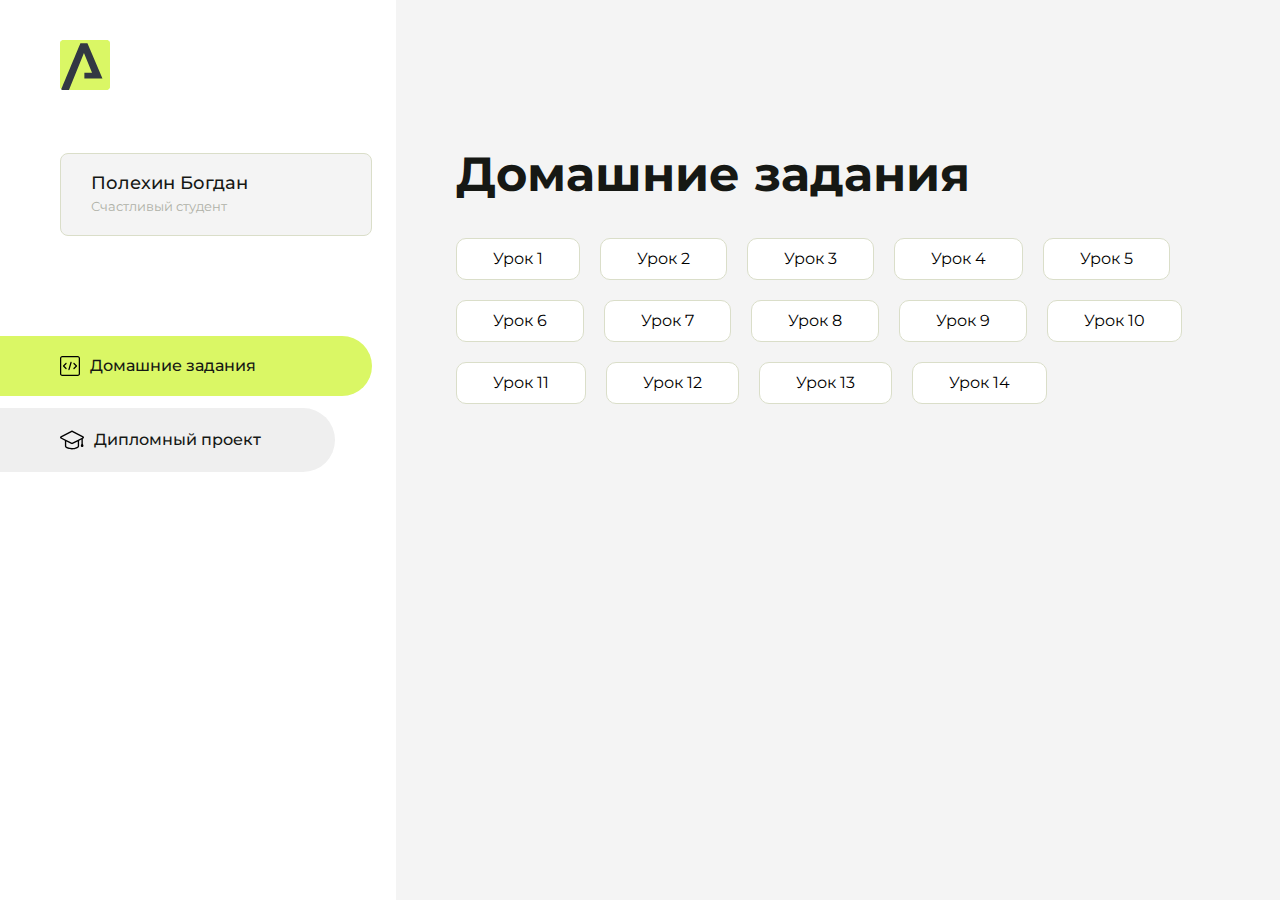
<file: index.html>
<!DOCTYPE html>
<html lang="en">
<head>
    <meta charset="UTF-8">
    <meta name="viewport" content="width=device-width, initial-scale=1.0">
    <title>Домашняя работа</title>
    <link rel="shortcut icon" href="src/logo.ico" type="image/x-icon">
    <link rel="preconnect" href="https://fonts.googleapis.com">
    <link rel="preconnect" href="https://fonts.gstatic.com" crossorigin>
    <link href="https://fonts.googleapis.com/css2?family=Montserrat:wght@400;500;700&family=Rubik:wght@500&display=swap"
          rel="stylesheet">
    <link rel="stylesheet" href="src/style.css">
</head>
<body id="body">
<div class="overlay" id="overlay"></div>
<div class="layout">
    <div class="burger" id="burger">
        <svg viewBox="0 0 24 24" fill="none" xmlns="http://www.w3.org/2000/svg">
            <g id="SVGRepo_bgCarrier" stroke-width="0"></g>
            <g id="SVGRepo_tracerCarrier" stroke-linecap="round" stroke-linejoin="round"></g>
            <g id="SVGRepo_iconCarrier">
                <path d="M4 18L20 18" stroke="#DAF765" stroke-width="2" stroke-linecap="round"></path>
                <path d="M4 12L20 12" stroke="#DAF765" stroke-width="2" stroke-linecap="round"></path>
                <path d="M4 6L20 6" stroke="#DAF765" stroke-width="2" stroke-linecap="round"></path>
            </g>
        </svg>
    </div>
    <aside class="sidebar" id="sidebar">
        <div class="sidebar__inner">
            <div class="logo">
                <svg width="50" height="50" viewBox="0 0 50 50" fill="none" xmlns="http://www.w3.org/2000/svg">
                    <g clip-path="url(#clip0_513_74730)">
                        <path d="M46.17 -0.257004H3.83C1.57281 -0.257004 -0.257 1.57281 -0.257 3.83V46.17C-0.257 48.4272 1.57281 50.257 3.83 50.257H46.17C48.4272 50.257 50.257 48.4272 50.257 46.17V3.83C50.257 1.57281 48.4272 -0.257004 46.17 -0.257004Z"
                              fill="#DAF765"/>
                        <path d="M24.375 38.4H42.461L27.441 3.1585H20.4355C20.4355 3.1585 6.7895 35.881 1.1945 49.294C2.015 50.0275 3.0945 50.257 3.6945 50.257H8.8445L23.954 13.07L32.0465 32.8285H24.375V38.4Z"
                              fill="#323843"/>
                    </g>
                    <defs>
                        <clipPath id="clip0_513_74730">
                            <rect width="50" height="50" fill="white"/>
                        </clipPath>
                    </defs>
                </svg>
            </div>
            <div class="sidebar__user">
                <div class="sidebar__name">Полехин Богдан</div>
                <div class="sidebar__text">Счастливый студент</div>
            </div>
            <div class="sidebar__tabs">
                <div class="sidebar__item">
                    <button class="sidebar__button active" id="tasks">
                        <svg xmlns="http://www.w3.org/2000/svg" width="20" height="20" viewBox="0 0 20 20" fill="none">
                            <g clip-path="url(#clip0_704_74543)">
                                <path d="M17.7083 20H2.29167C1.0275 20 0 18.9725 0 17.7083V2.29167C0 1.0275 1.0275 0 2.29167 0H17.7083C18.9725 0 20 1.0275 20 2.29167V17.7083C20 18.9725 18.9725 20 17.7083 20ZM2.29167 1.25C1.7175 1.25 1.25 1.7175 1.25 2.29167V17.7083C1.25 18.2825 1.7175 18.75 2.29167 18.75H17.7083C18.2825 18.75 18.75 18.2825 18.75 17.7083V2.29167C18.75 1.7175 18.2825 1.25 17.7083 1.25H2.29167Z"
                                      fill="black"/>
                                <path d="M6.04167 13.125C5.88167 13.125 5.72167 13.0642 5.6 12.9417L3.1 10.4417C2.85583 10.1975 2.85583 9.80167 3.1 9.5575L5.6 7.0575C5.84417 6.81333 6.24 6.81333 6.48417 7.0575C6.72833 7.30167 6.72833 7.6975 6.48417 7.94167L4.42583 10L6.48417 12.0583C6.72833 12.3025 6.72833 12.6983 6.48417 12.9425C6.36167 13.0642 6.20167 13.125 6.04167 13.125Z"
                                      fill="black"/>
                                <path d="M8.95833 14.1667C8.9 14.1667 8.84 14.1583 8.78167 14.1417C8.45083 14.0442 8.26083 13.6967 8.35833 13.3658L10.4417 6.28251C10.5392 5.95084 10.8892 5.76417 11.2175 5.85917C11.5483 5.95667 11.7383 6.30417 11.6408 6.63501L9.5575 13.7183C9.47833 13.9908 9.22833 14.1667 8.95833 14.1667Z"
                                      fill="black"/>
                                <path d="M13.9583 13.125C13.7983 13.125 13.6383 13.0642 13.5167 12.9417C13.2725 12.6975 13.2725 12.3017 13.5167 12.0575L15.575 9.99916L13.5167 7.94083C13.2725 7.69666 13.2725 7.30083 13.5167 7.05666C13.7608 6.81249 14.1567 6.81249 14.4008 7.05666L16.9008 9.55666C17.145 9.80083 17.145 10.1967 16.9008 10.4408L14.4008 12.9408C14.2783 13.0642 14.1183 13.125 13.9583 13.125Z"
                                      fill="black"/>
                            </g>
                            <defs>
                                <clipPath id="clip0_704_74543">
                                    <rect width="20" height="20" fill="white"/>
                                </clipPath>
                            </defs>
                        </svg>
                        <span>Домашние задания</span></button>
                </div>
                <div class="sidebar__item">
                    <button class="sidebar__button" id="diplom">
                        <svg xmlns="http://www.w3.org/2000/svg" width="24" height="24" viewBox="0 0 24 24" fill="none">
                            <g clip-path="url(#clip0_704_74553)">
                                <path d="M23.2628 10.5971C23.7176 10.365 24 9.90375 24 9.39337C24 8.883 23.7176 8.42175 23.2628 8.18962L12.6135 2.75362C12.2291 2.55824 11.7705 2.55787 11.3854 2.75399L0.736875 8.19C0.282375 8.42175 0 8.883 0 9.39337C0 9.90375 0.282375 10.365 0.736875 10.5971L4.89038 12.7177V18.2074C4.89038 19.8154 8.412 21.393 12 21.393C15.5884 21.393 19.1096 19.815 19.1096 18.2074V12.7174L21.4609 11.517V15.8017L20.901 17.2305C20.7409 17.6389 20.7934 18.0994 21.0405 18.4616C21.2876 18.8246 21.6979 19.041 22.1366 19.041C22.5754 19.041 22.9852 18.8246 23.2324 18.462C23.4795 18.099 23.532 17.6385 23.3719 17.2301L22.8124 15.8021V10.827L23.2628 10.5971ZM17.7623 18.1721C17.6198 18.6375 15.3491 20.0419 12 20.0419C8.65088 20.0419 6.38025 18.6375 6.2415 18.2074V12.3037L6.23887 12.3019C6.23812 12.057 6.1065 11.8207 5.87325 11.7019L1.3515 9.39337L12 3.95737L22.6489 9.39337L12 14.8294L5.87325 11.7019C5.54063 11.5331 4.6695 11.6674 4.5 12C4.33012 12.3322 4.55813 12.5479 4.89038 12.7177L11.3857 16.0331C11.5781 16.1314 11.7889 16.1805 12 16.1805C12.2107 16.1805 12.4222 16.1314 12.6146 16.0331L17.7593 13.407L17.7623 18.1721Z"
                                      fill="black"/>
                            </g>
                            <defs>
                                <clipPath id="clip0_704_74553">
                                    <rect width="24" height="24" fill="white"/>
                                </clipPath>
                            </defs>
                        </svg>
                        <span>Дипломный проект</span></button>
                </div>
            </div>
        </div>

    </aside>
    <div class="content">
        <div class="container">
            <div class="content__block" id="tasksBlock">
                <div class="content__title">Домашние задания</div>
                <ul class="content__list">
                    <li class="content__list-item">
                        <a href="aroken.ru/index.html">Урок 1</a>
                    </li>
                    <li class="content__list-item">
                        <a href="homework-2/index.html">Урок 2</a>
                    </li>
                    <li class="content__list-item">
                        <a href="html-15-homework-3/index.html">Урок 3</a>
                    </li>
                    <li class="content__list-item">
                        <a href="homework-4/index.html">Урок 4</a>
                    </li>
                    <li class="content__list-item">
                        <a href="html-35-homework-5/index.html">Урок 5</a>
                    </li>
                    <li class="content__list-item">
                        <a href="html-41-homework-6/index.html">Урок 6</a>
                    </li>
                    <li class="content__list-item">
                        <a href="fit-studio/article.html">Урок 7</a>
                    </li>
                    <li class="content__list-item">
                        <a href="html-55-homework-7/index.html">Урок 8</a>
                    </li>
                    <li class="content__list-item">
                        <a href="fit-studio/article.html">Урок 9</a>
                    </li>
                    <li class="content__list-item">
                        <a href="form/index.html">Урок 10</a>
                    </li>
                    <li class="content__list-item">
                        <a href="fit-studio/index.html">Урок 11</a>
                    </li>
                    <li class="content__list-item">
                        <a href="fit-studio/index.html">Урок 12</a>
                    </li>
                    <li class="content__list-item">
                        <a href="fit-studio/index.html">Урок 13</a>
                    </li>
                    <li class="content__list-item">
                        <a href="fit-studio/index.html">Урок 14</a>
                    </li>
                </ul>
            </div>
            <div class="content__block hidden" id="diplomBlock">
                <div class="content__title">Дипломный проект</div>
                <div class="content__list-diplom">
                    <a href="ПАПКА-С-НОМЕРОМ-УРОКА">Ссылка на ДЗ</a>
                </div>
                <div class="content__decor">
                    <div class="content__decor-text">Давай проверим, чему ты научился!</div>
                    <div class="content__decor-img">
                        <img src="src/decor.png" alt="decor">
                    </div>
                </div>
            </div>
        </div>
    </div>
</div>
<script src="src/index.js"></script>
</body>
</html>
</file>
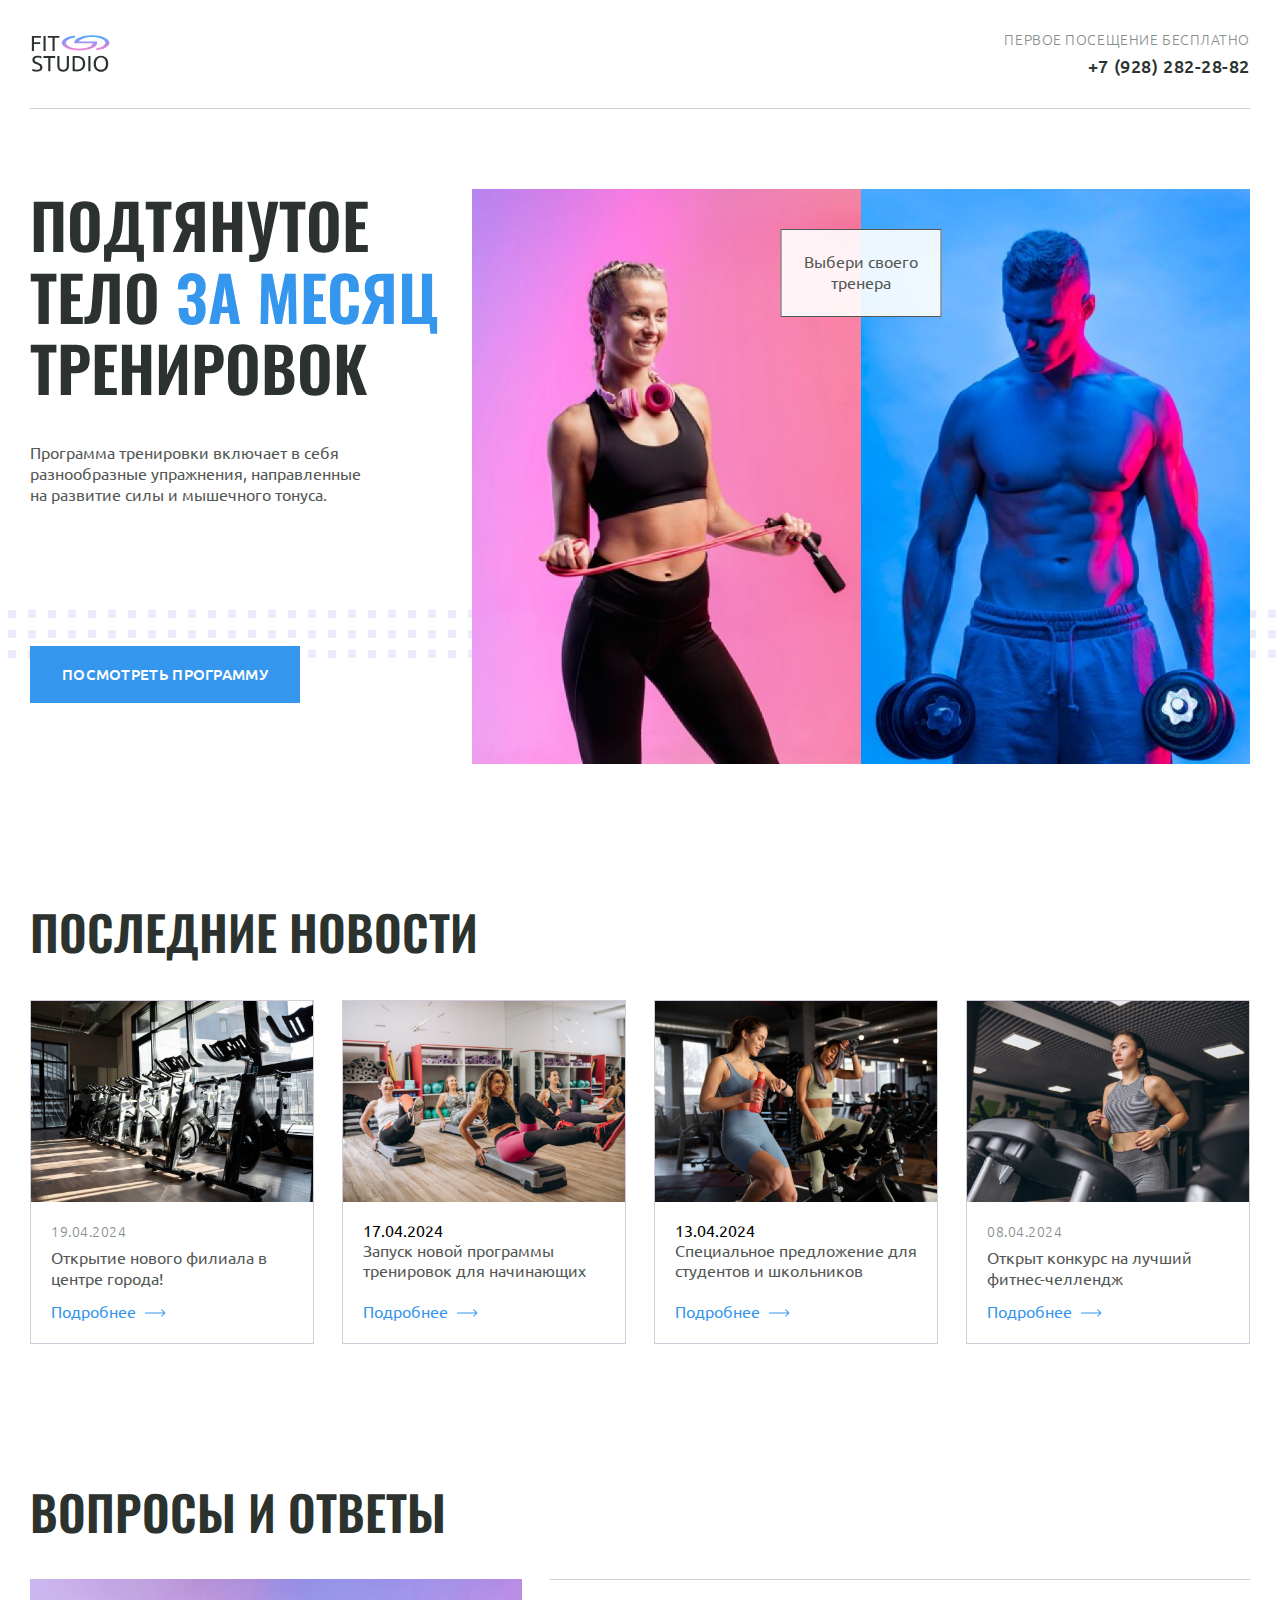
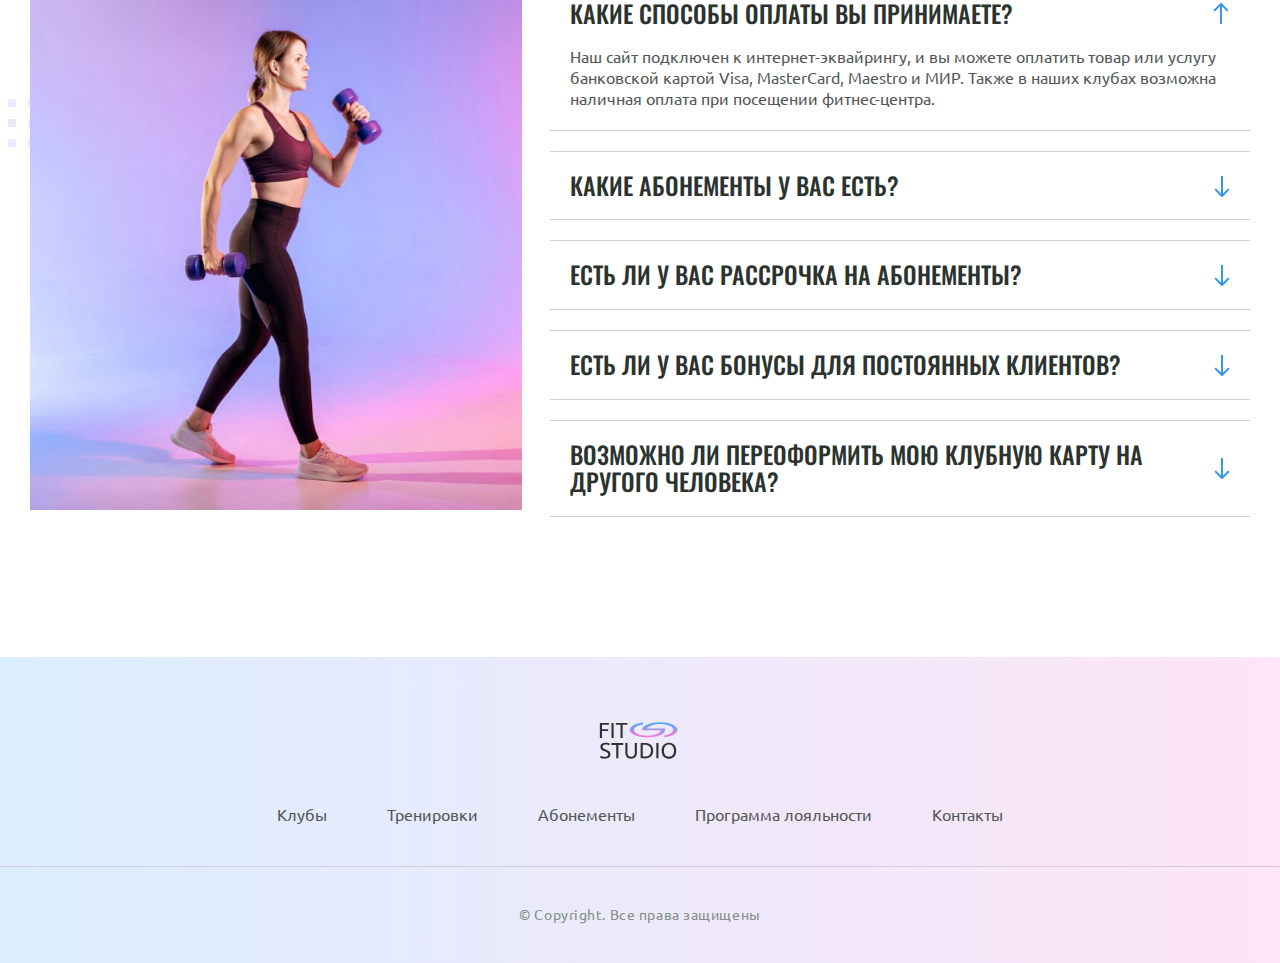
<file: fit-studio/index.html>
<!DOCTYPE html>
<html lang="ru" class="home-page">
  <head>
    <meta charset="UTF-8" />
    <meta name="viewport" content="width=device-width, initial-scale=1.0" />
    <title>Fit Studio - Главная</title>
    <link rel="stylesheet" href="./css/normalize.css" />
    <link rel="stylesheet" href="./css/fonts.css" />
    <link rel="stylesheet" href="./css/globals.css" />
    <link rel="stylesheet" href="./css/header.css" />
    <link rel="stylesheet" href="./css/index.css" />
    <link rel="stylesheet" href="./css/footer.css" />
    <link
      rel="icon"
      type="image/svg+xml"
      sizes="128x128"
      href="./images/favicon-icon.svg"
    />
  </head>
  <body>
    <header class="header">
      <div class="container">
        <div class="header__inner">
          <a class="header__logo" href="/">
            <img
            class="header__logo-img"
              src="./images/logo-icon.svg"
              width="84"
              height="45"
              alt="Логотип Fit Studio"
            />
          </a>
          <div class="phone text__sub">
            <p class="header__phone-text">Первое посещение бесплатно</p>
            <a class="header__phone-link" href="tel:+79282822882">+7 (928) 282-28-82</a>
          </div>
        </div>
      </div>
    </header>
    <section class="hero section decor">
      <div class="container hero__container">
        <div class="hero__info">
          <h1 class="hero__title">Подтянутое тело <strong class="hero__tittle-accent">за месяц</strong> тренировок</h1>
          <p class="hero__text text">
            Программа тренировки включает в себя разнообразные упражнения,
            направленные на развитие силы и мышечного тонуса.
          </p>
          <a class="hero__link button button--secondry" href="#">Посмотреть программу</a>
        </div>
        <div class="hero__images">
          <p class="hero__choose text">Выбери своего тренера</p>
          <img
          class="hero__img-woman"
            src="./images/sporty-woman-img.jpg"
            width="347"
            height="513"
            alt="Спортивная девушка держит в руках скакалку"
          />
          <img
          class="hero__img-man"
            src="./images/sporty-man-img.jpg"
            width="353"
            height="513"
            alt="Спортивный мужчина держит в руках гантели"
          />
        </div>
      </div>
    </section>
    <section class="news section">
      <div class="container">
        <h2 class="title__large">Последние новости</h2>
        <div class="news__container">
          <article class="news__article">
            <header>
              <img
                src="./images/news/news-1-img.jpg"
                width="284"
                height="203"
                alt="Велодорожки в спортивном зале"
              />
              <div class="news__info">
                <time class="news__date text__sub" datetime="2024-04-19">
                  19.04.2024
                </time>
                <h3 class="text">Открытие нового филиала в центре города!</h3>
              </div>
            </header>
            <footer>
              <a class="news__link" href="article.html">Подробнее</a>
            </footer>
          </article>
          <article class="news__article">
            <header>
              <img
                src="./images/news/news-2-img.jpg"
                width="284"
                height="203"
                alt="Группа женщин занимается спортом"
              />
              <div class="news__info">
                <time class="news-date text-sub" datetime="2024-04-17">
                  17.04.2024
                </time>
                <h3 class="text">
                  Запуск новой программы тренировок для начинающих
                </h3>
              </div>
            </header>
            <footer>
              <a class="news__link" href="article.html">Подробнее</a>
            </footer>
          </article>
          <article class="news__article">
            <header>
              <img
                src="./images/news/news-3-img.jpg"
                width="284"
                height="203"
                alt="Две девушки занимаются на велотренажерах"
              />
              <div class="news__info">
                <time class="news-date text-sub" datetime="2024-04-13">
                  13.04.2024
                </time>
                <h3 class="text">
                  Специальное предложение для студентов и школьников
                </h3>
              </div>
            </header>
            <footer>
              <a class="news__link" href="article.html">Подробнее</a>
            </footer>
          </article>
          <article class="news__article">
            <header>
              <img
                src="./images/news/news-4-img.jpg"
                width="284"
                height="203"
                alt="Девушка на беговой дорожке"
              />
              <div class="news__info">
                <time class="news__date text__sub" datetime="2024-04-08">
                  08.04.2024
                </time>
                <h3 class="text">Открыт конкурс на лучший фитнес-челлендж</h3>
              </div>
            </header>
            <footer>
              <a class="news__link" href="article.html">Подробнее</a>
            </footer>
          </article>
        </div>
      </div>
    </section>
    <section class="faq section decor">
      <div class="container">
        <h2 class="title__large">Вопросы и ответы</h2>
        <div class="faq__container">
          <img
            src="./images/sporty-woman-2-img.jpg"
            width="492"
            height="531"
            alt="Спортивная девушка с гантелями"
          />
          <div>
            <details name="faq" open>
              <summary class="title__medium">
                Какие способы оплаты вы принимаете?
              </summary>
              <p class="text">
                Наш сайт подключен к интернет-эквайрингу, и вы можете оплатить
                товар или услугу банковской картой Visa, MasterCard, Maestro и
                МИР. Также в наших клубах возможна наличная оплата при посещении
                фитнес-центра.
              </p>
            </details>
            <details name="faq">
              <summary class="title__medium">
                Какие абонементы у вас есть?
              </summary>
              <p class="text">
                Наш сайт подключен к интернет-эквайрингу, и вы можете оплатить
                товар или услугу банковской картой Visa, MasterCard, Maestro и
                МИР. Также в наших клубах возможна наличная оплата при посещении
                фитнес-центра.
              </p>
            </details>
            <details name="faq">
              <summary class="title__medium">
                Есть ли у вас рассрочка на абонементы?
              </summary>
              <p class="text">
                Наш сайт подключен к интернет-эквайрингу, и вы можете оплатить
                товар или услугу банковской картой Visa, MasterCard, Maestro и
                МИР. Также в наших клубах возможна наличная оплата при посещении
                фитнес-центра.
              </p>
            </details>
            <details name="faq">
              <summary class="title__medium">
                Есть ли у вас бонусы для постоянных клиентов?
              </summary>
              <p class="text">
                Наш сайт подключен к интернет-эквайрингу, и вы можете оплатить
                товар или услугу банковской картой Visa, MasterCard, Maestro и
                МИР. Также в наших клубах возможна наличная оплата при посещении
                фитнес-центра.
              </p>
            </details>
            <details name="faq">
              <summary class="title__medium">
                Возможно ли переоформить мою клубную карту на другого человека?
              </summary>
              <p class="text">
                Наш сайт подключен к интернет-эквайрингу, и вы можете оплатить
                товар или услугу банковской картой Visa, MasterCard, Maestro и
                МИР. Также в наших клубах возможна наличная оплата при
                посещенииß фитнес-центра.
              </p>
            </details>
          </div>
        </div>
      </div>
    </section>
    <footer class="footer">
      <div class="footer__top">
        <div class="container">
          <a class="footer__logo" href="/">
            <img
              src="./images/logo-icon.svg"
              width="84"
              height="45"
              alt="Логотип Fit Studio"
            />
          </a>
          <nav class="menu">
            <ul>
              <li><a href="#">Клубы</a></li>
              <li><a href="#">Тренировки</a></li>
              <li><a href="#">Абонементы</a></li>
              <li><a href="#">Программа лояльности</a></li>
              <li><a href="#">Контакты</a></li>
            </ul>
          </nav>
        </div>
      </div>
      <div class="container">
        <p class="copyright">&copy; Copyright. Все права защищены</p>
      </div>
    </footer>
  </body>
</html>
</file>
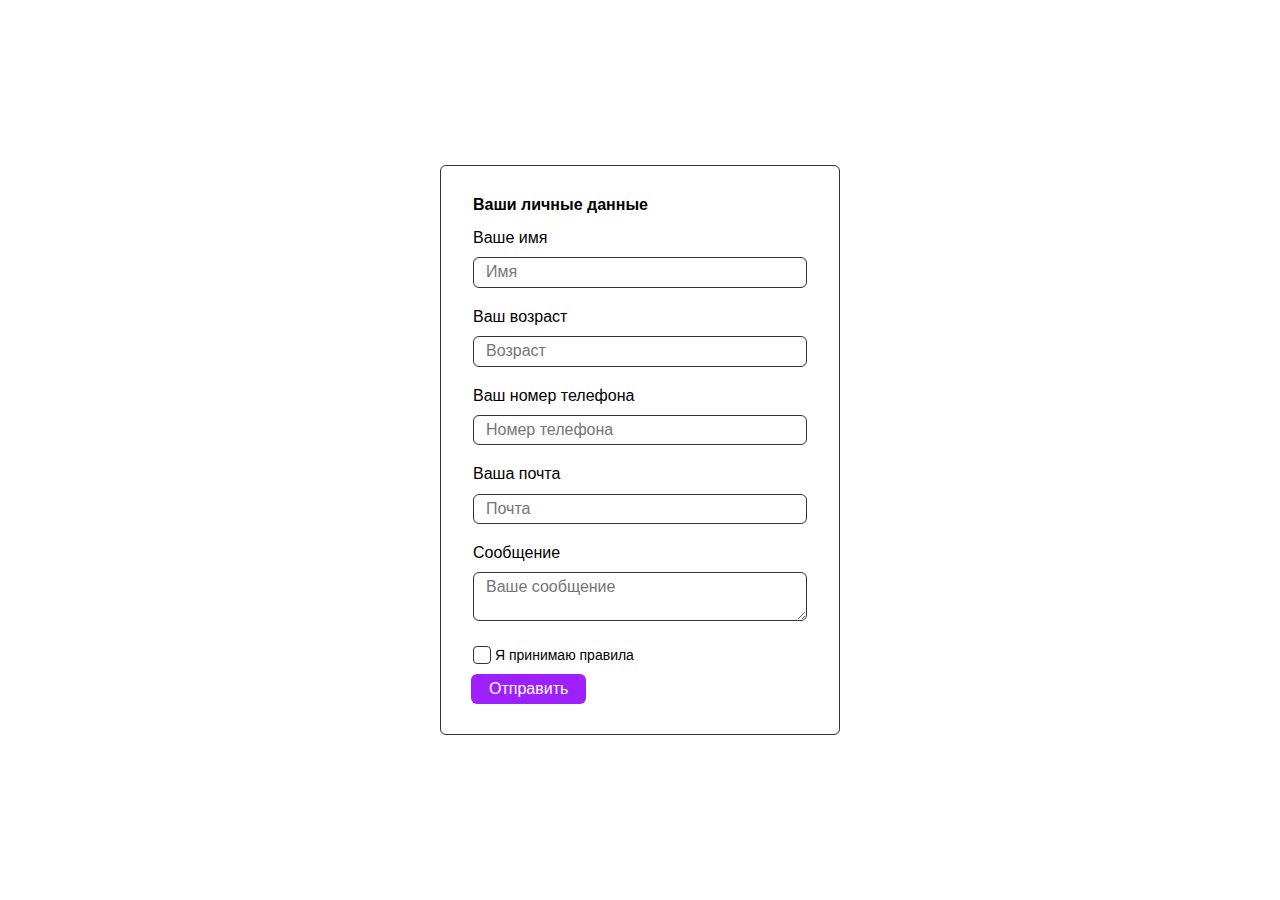
<file: form/index.html>
<!DOCTYPE html>
<html lang="ru">
  <head>
    <meta charset="UTF-8" />
    <meta name="viewport" content="width=device-width, initial-scale=1.0" />
    <title>Стилизация формы</title>
    <link rel="stylesheet" href="./css/normalize.css" />
    <link rel="stylesheet" href="./css/style.css" />
  </head>
  <body>
    <form class="form">
      <fieldset class="form-group">
        <legend class="form-group-title">Ваши личные данные</legend>
        <label for="name" class="label">Ваше имя</label>
        <input
          id="name"
          class="input"
          type="text"
          placeholder="Имя"
          name="name"
          required
        />
        <label for="age" class="label">Ваш возраст</label>
        <input
          id="age"
          class="input"
          type="number"
          placeholder="Возраст"
          name="age"
          required
        />
        <label for="phone" class="label">Ваш номер телефона</label>
        <input
          id="phone"
          class="input"
          type="tel"
          placeholder="Номер телефона"
          name="phone"
          required
        />
        <label for="email" class="label">Ваша почта</label>
        <input
          id="email"
          class="input"
          type="email"
          placeholder="Почта"
          name="email"
          required
        />
      </fieldset>
      <fieldset class="form-group">
        <label for="message" class="label">Сообщение</label>
        <textarea
          id="message"
          class="textarea"
          placeholder="Ваше сообщение"
          name="message"
          required
        ></textarea>
        <label class="label checkbox-label">
          <input class="checkbox" type="checkbox" name="checkbox" required />
          <span class="checkbox-text">Я принимаю правила</span>
        </label>
      </fieldset>
      <button class="button">Отправить</button>
    </form>
  </body>
</html>
</file>
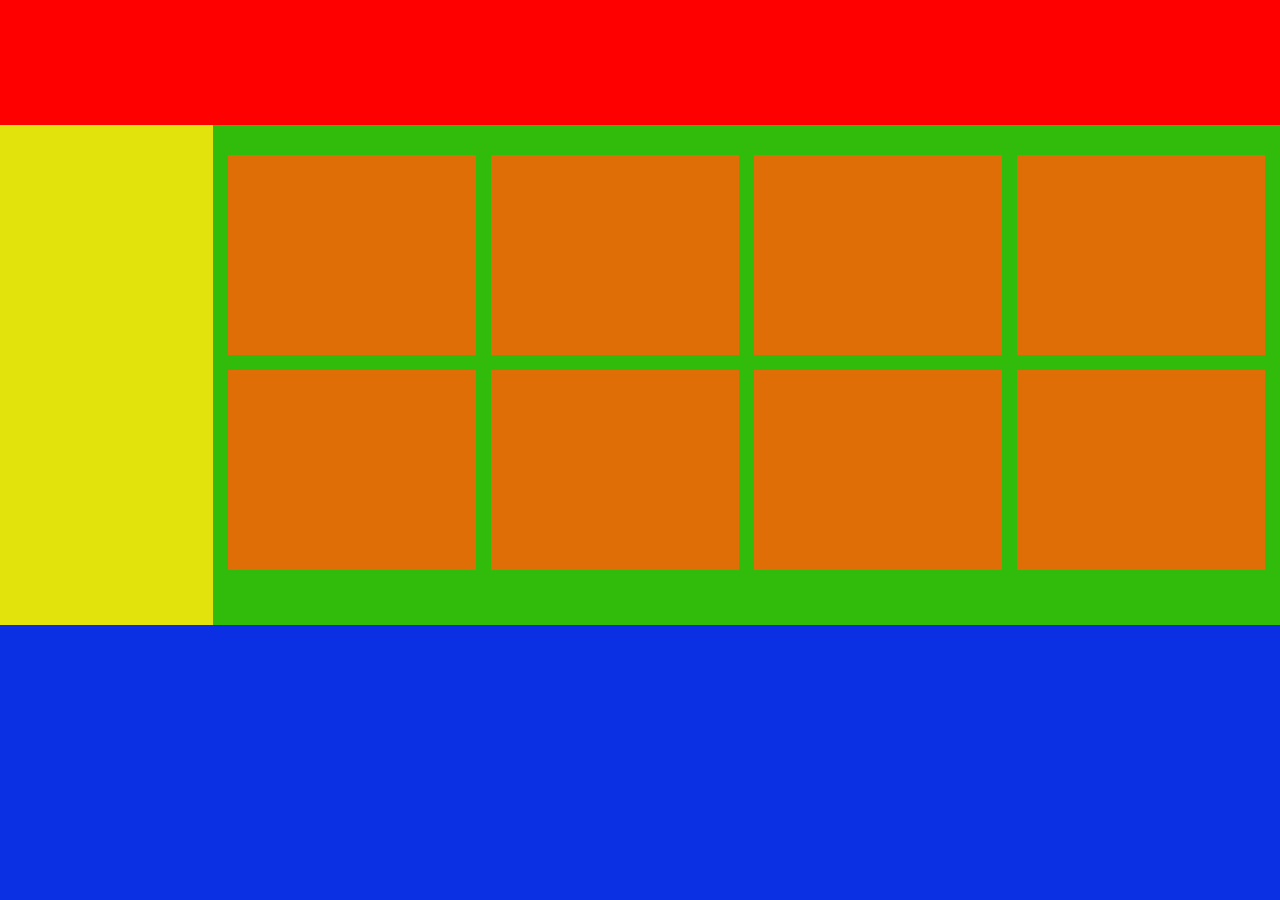
<file: grid/index.html>
<!DOCTYPE html>
<html lang="ru">
  <head>
    <meta charset="UTF-8" />
    <meta name="viewport" content="width=device-width, initial-scale=1.0" />
    <title>Grid</title>
    <link rel="stylesheet" href="./css/style.css" />
  </head>
  <body>
    <div class="wrapper">
      <header class="header"></header>
      <aside class="aside"></aside>
      <main class="main">
        <div class="container">
          <article class="article"></article>
          <article class="article"></article>
          <article class="article"></article>
          <article class="article"></article>
          <article class="article"></article>
          <article class="article"></article>
          <article class="article"></article>
          <article class="article"></article>
        </div>
      </main>
      <footer class="footer"></footer>
    </div>
  </body>
</html>
</file>
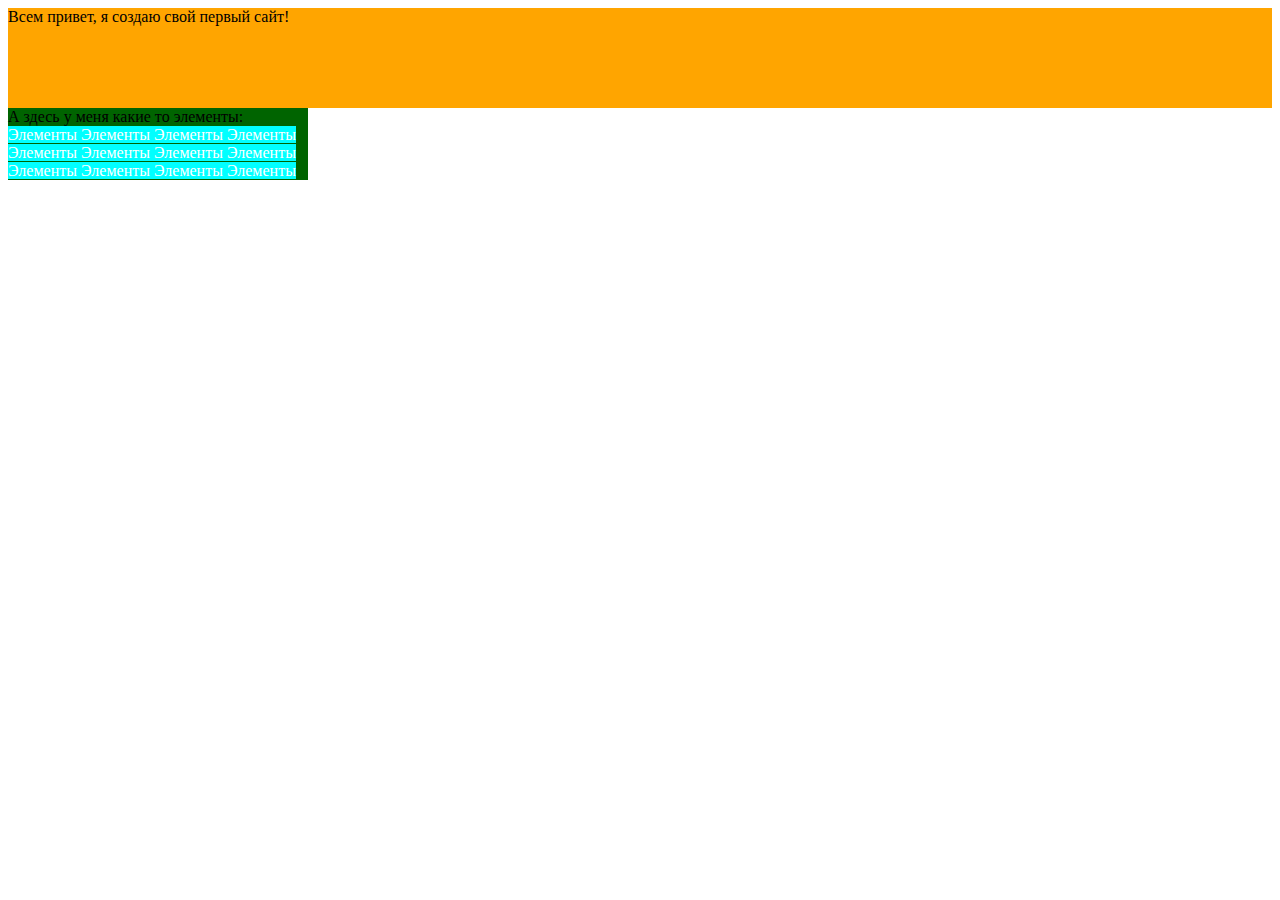
<file: homework-2/index.html>
<!DOCTYPE html>
<html lang="en">
<head>
    <meta charset="UTF-8">
    <meta name="viewport" content="width=device-width, initial-scale=1.0">
    <title>homework2</title>
    <link rel="shortcut icon" href="html-logo.svg" type="image/x-icon">
    <style>
        .block1 {
            background: orange;
            height: 100px;
        }
        .block2 {
            width: 300px;
            background-color: darkgreen;
        }
        .block3 {
            color: white;
            background-color: cyan;
        }
        
    </style>
</head>
<body>
    <div class="block1">Всем привет, я создаю свой первый сайт!</div>
    <div class="block2">А здесь у меня какие то элементы:
        <span class="block3">Элементы Элементы Элементы Элементы Элементы Элементы Элементы Элементы Элементы Элементы Элементы Элементы</span>
    </div>
</body>
</html>
</file>
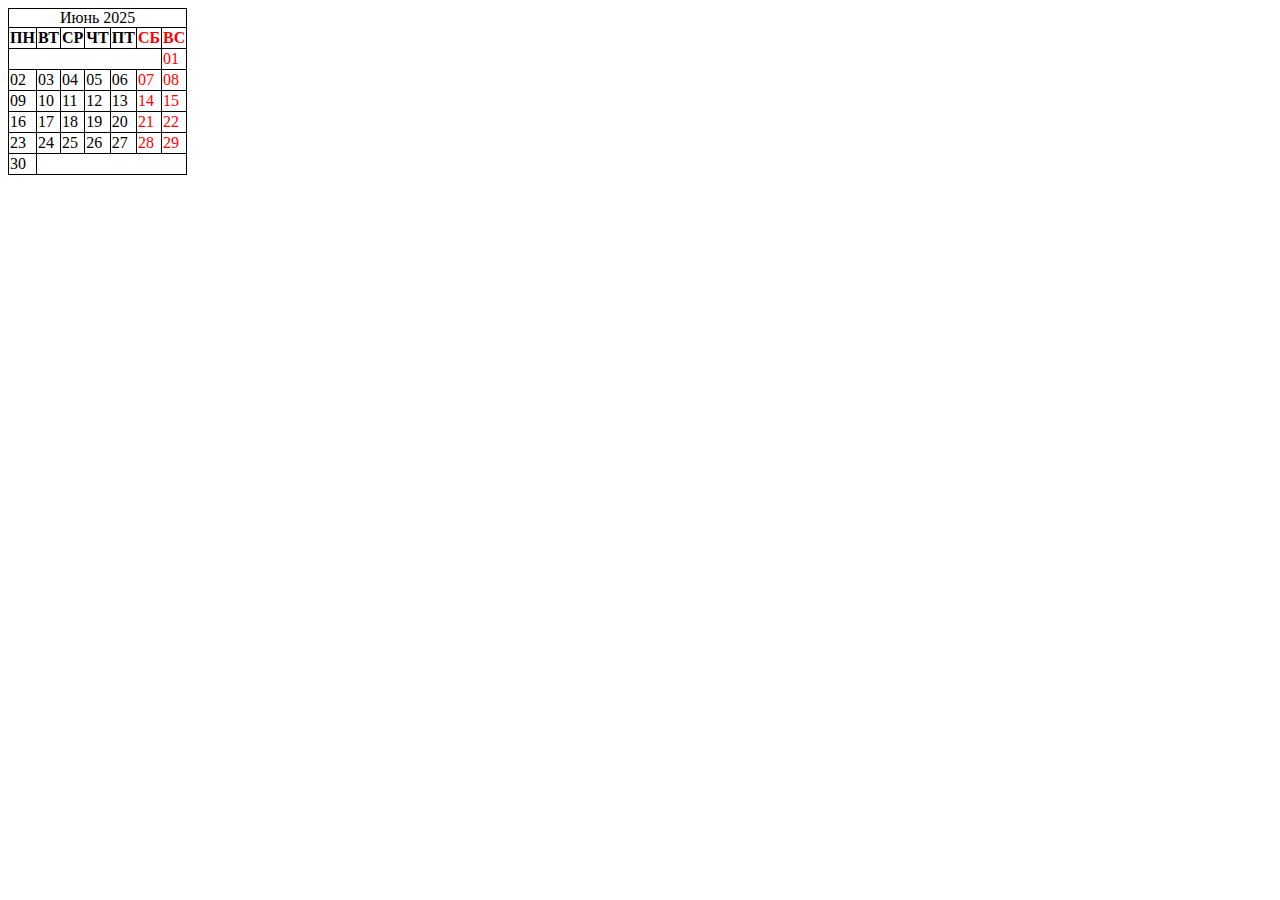
<file: html-35-homework-5/index.html>
<!DOCTYPE html>
<html lang="ru">
<head>
    <meta charset="UTF-8">
    <meta name="viewport" content="width=device-width, initial-scale=1.0">
    <title>Document</title>
    <link rel="stylesheet" href="style.css">
</head>
<body>
    <table>
        <caption>Июнь 2025</caption>
        <thead>
            <tr>
                <th>ПН</th>
                <th>ВТ</th>
                <th>СР</th>
                <th>ЧТ</th>
                <th>ПТ</th>
                <th class="weekend-header">СБ</th>
                <th class="weekend-header">ВС</th>
            </tr>
        </thead>
        <tbody>
            <tr>
                <td colspan="6"></td>
                <td class="weekend-day">01</td>
            </tr>
            <tr>
                <td>02</td>
                <td>03</td>
                <td>04</td>
                <td>05</td>
                <td>06</td>
                <td class="weekend-day">07</td>
                <td class="weekend-day">08</td>
            </tr>
            <tr>
                <td>09</td>
                <td>10</td>
                <td>11</td>
                <td>12</td>
                <td>13</td>
                <td class="weekend-day">14</td>
                <td class="weekend-day">15</td>
            </tr>
            <tr>
                <td>16</td>
                <td>17</td>
                <td>18</td>
                <td>19</td>
                <td>20</td>
                <td class="weekend-day">21</td>
                <td class="weekend-day">22</td>
            </tr>
            <tr>
                <td>23</td>
                <td>24</td>
                <td>25</td>
                <td>26</td>
                <td>27</td>
                <td class="weekend-day">28</td>
                <td class="weekend-day">29</td>
            </tr>
            <tr>
                <td>30</td>
                <td colspan="6"></td>
            </tr>
        </tbody>
    </table>
</body>
</html>
</file>
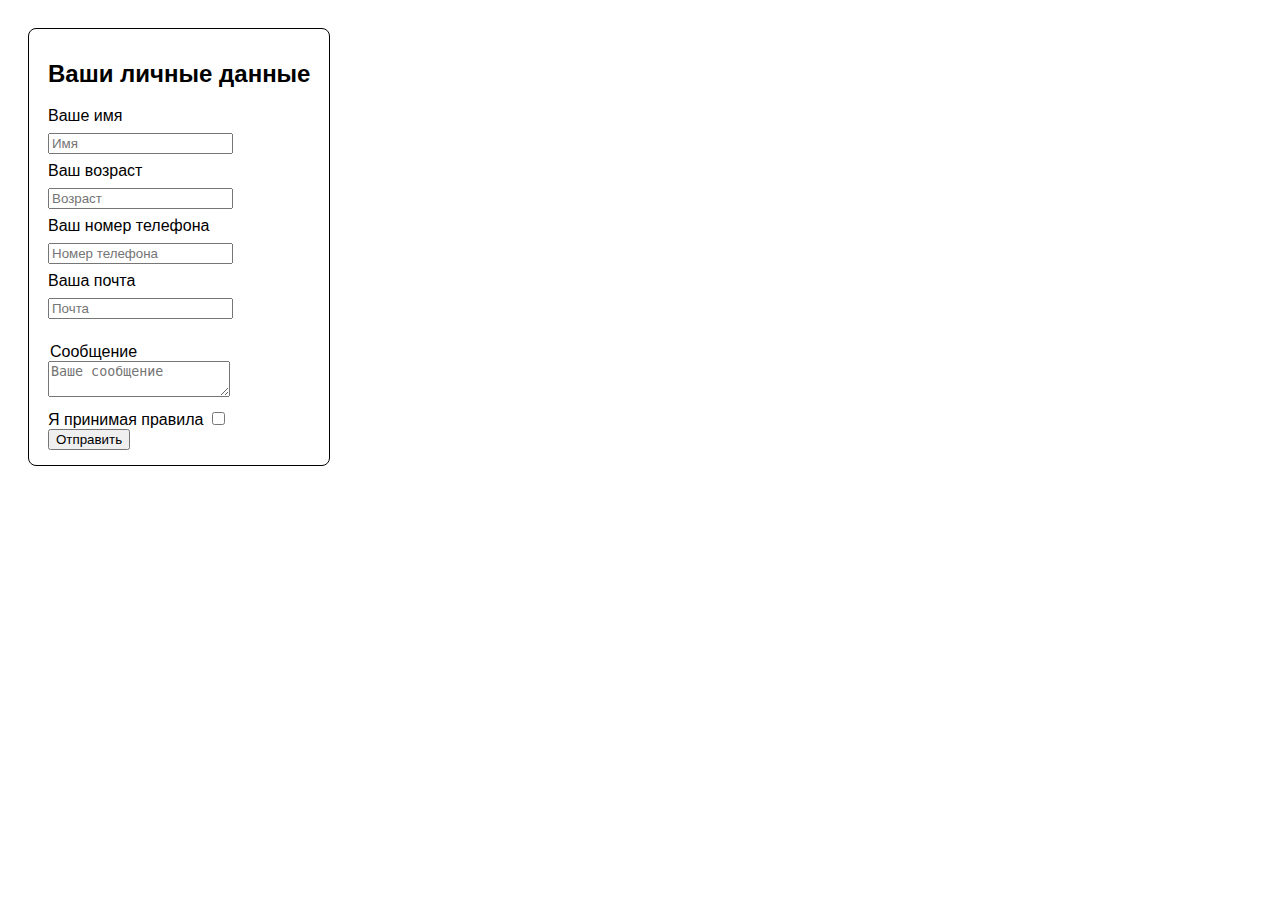
<file: html-41-homework-6/index.html>
<!DOCTYPE html>
<html lang="ru">
<head>
    <meta charset="UTF-8">
    <meta name="viewport" content="width=device-width, initial-scale=1.0">
    <title>Homework-Form</title>
    <link rel="stylesheet" href="style.css">
</head>
<body>
    <div class="whole-form">
        <form>
            <fieldset>
                <h2 class="form-title">Ваши личные данные</h2>
                <div class="form-group">
                    <label for="name">Ваше имя</label>
                    <input type="text" id="name" name="name" placeholder="Имя" required>
                </div>
                <div class="form-group">
                    <label for="age">Ваш возраст</label>
                    <input type="number" id="age" name="age" placeholder="Возраст" required>
                </div>
                <div class="form-group">
                    <label for="phone">Ваш номер телефона</label>
                    <input type="tel" id="phone" name="phone" placeholder="Номер телефона" required>
                </div>
                <div class="form-group">
                    <label for="email">Ваша почта</label>
                    <input type="email" id="email" name="email" placeholder="Почта" required>
                </div>
                </fieldset>
                <fieldset>
                <div class="form-group">
                <legend>Сообщение</legend>
                <textarea name="message" id="message" placeholder="Ваше сообщение"></textarea>
                </div>
                <div class="form-group-chekbox">
                    <label for="accept">Я принимая правила</label>
                    <input type="checkbox" id="checkbox" name="checkbox" required>
                </div>
                <button type="submit">Отправить</button>
            </fieldset>
        </form>
    </div>
</body>
</html>
</file>
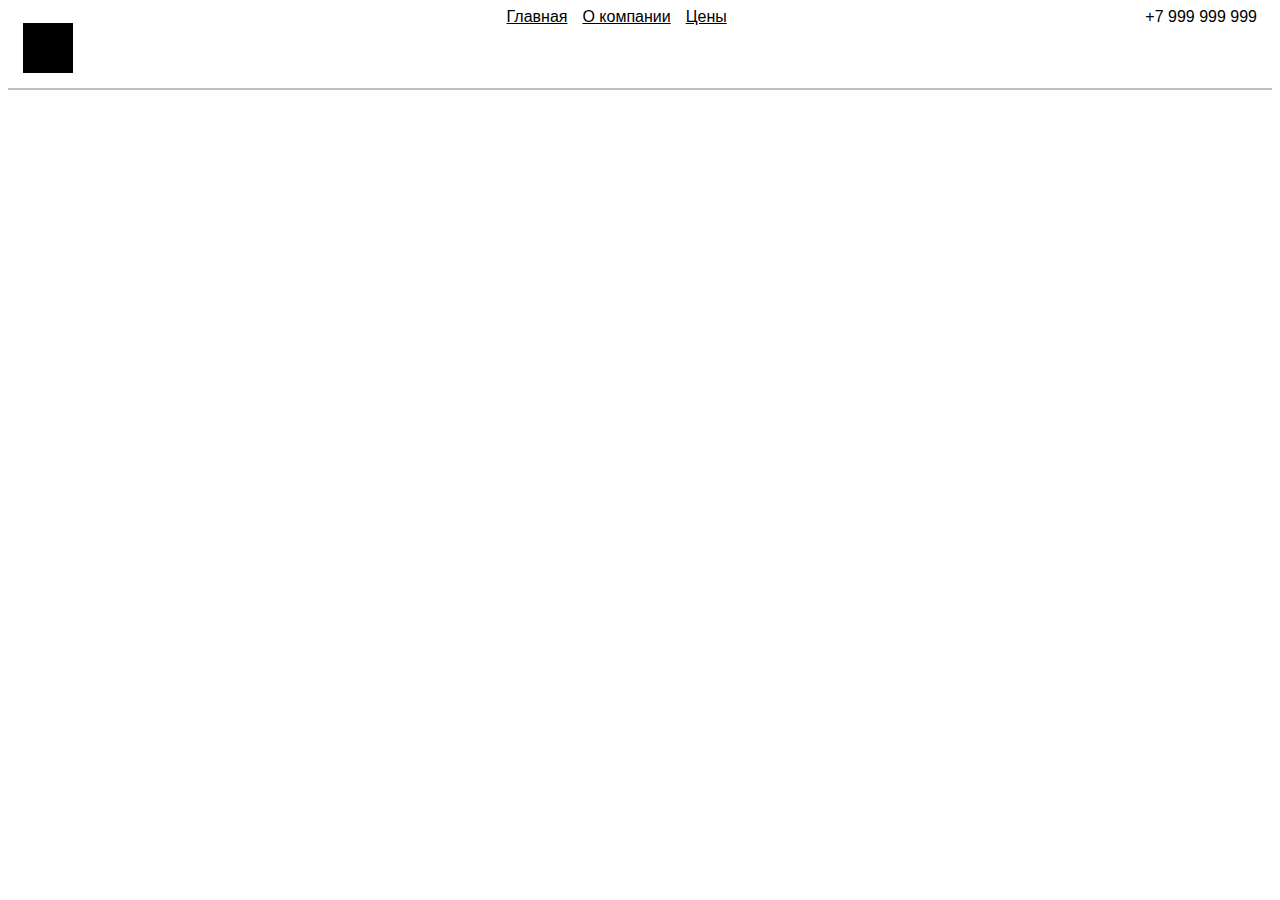
<file: html-55-homework-7/index.html>
<!DOCTYPE html>
<html lang="en">
<head>
    <meta charset="UTF-8">
    <meta name="viewport" content="width=device-width, initial-scale=1.0">
    <title>Document</title>
    <link rel="stylesheet" href="style.css">
</head>
<body>
    <header class="header">
        <div class="container header-container">
            <a class="icon" href="#"></a>
            <ul>
                <li> <a class="link" href="#">Главная</a></li>
                <li> <a class="link" href="#">О компании</a></li>
                <li> <a class="link" href="#">Цены</a></li>
            </ul>
            <a class="numder" href="#">+7 999 999 999</a>
        </div>
    </header>
</body>
</html>
</file>
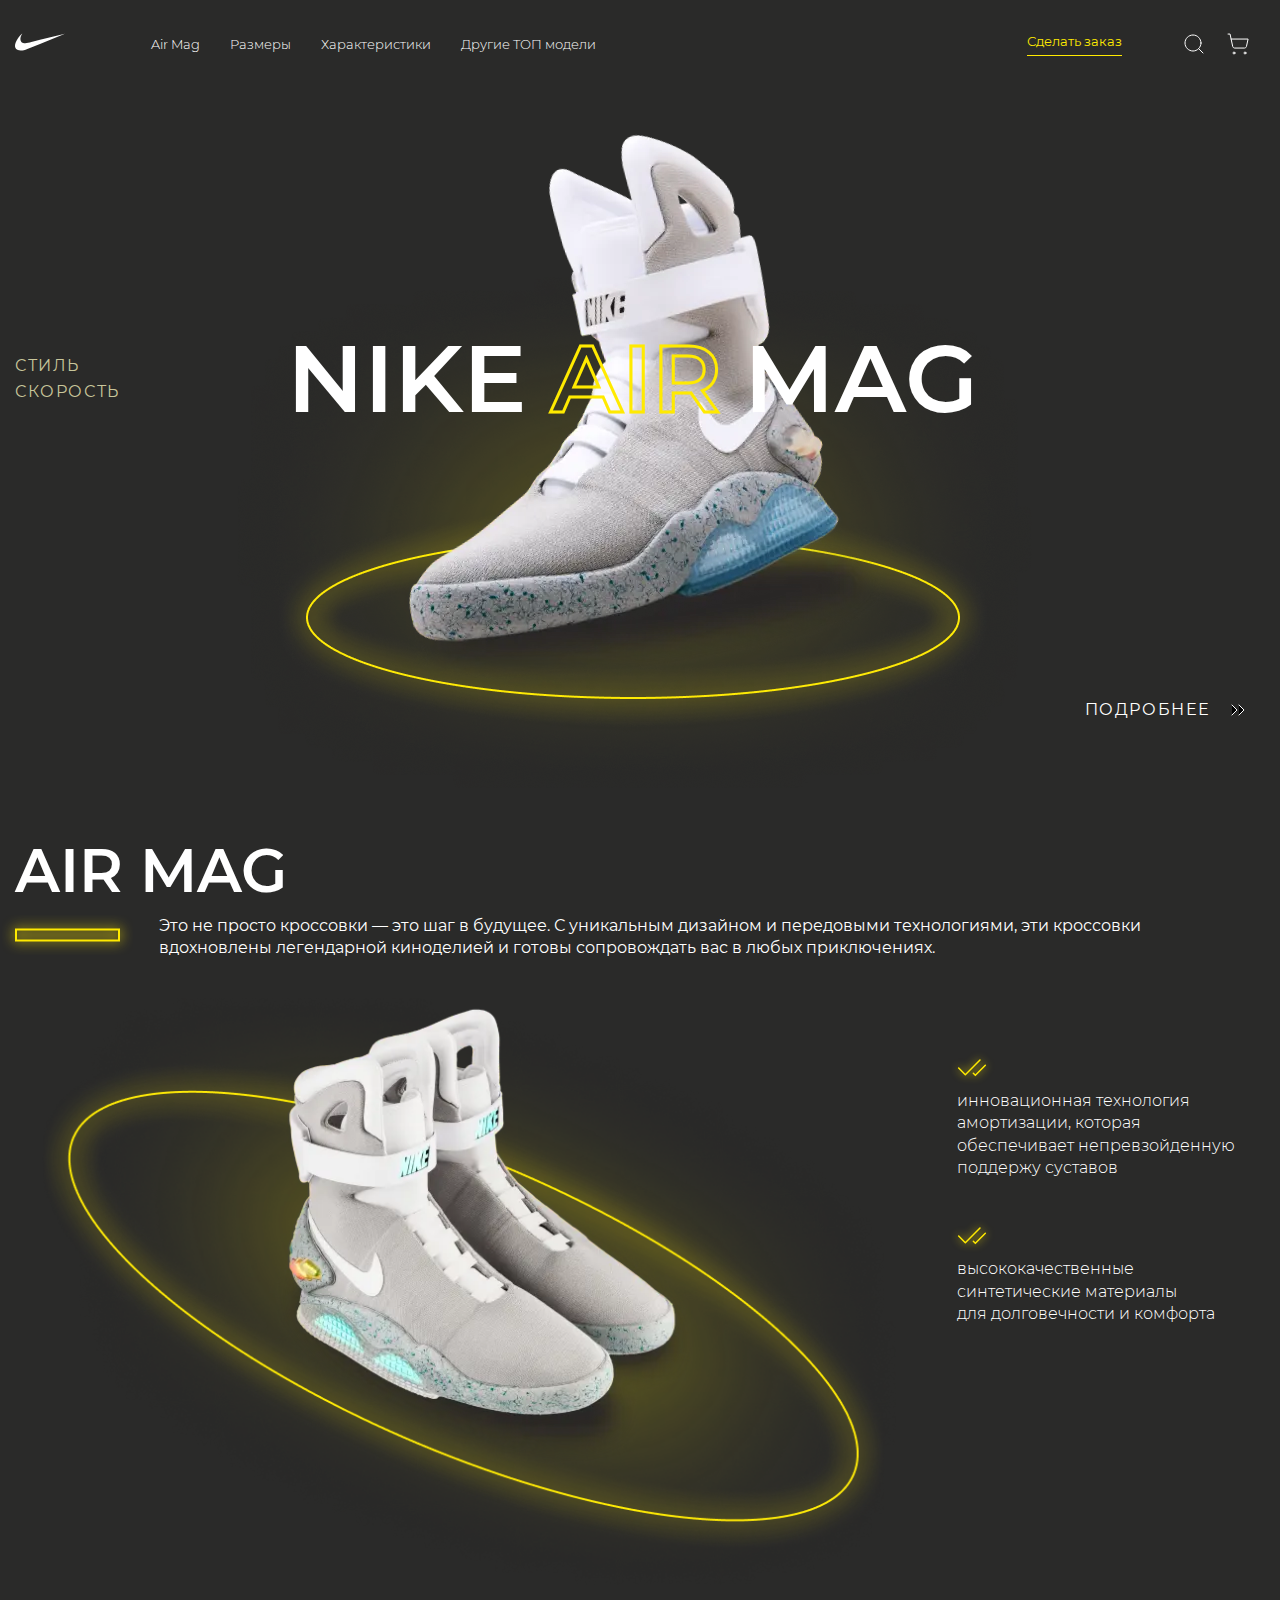
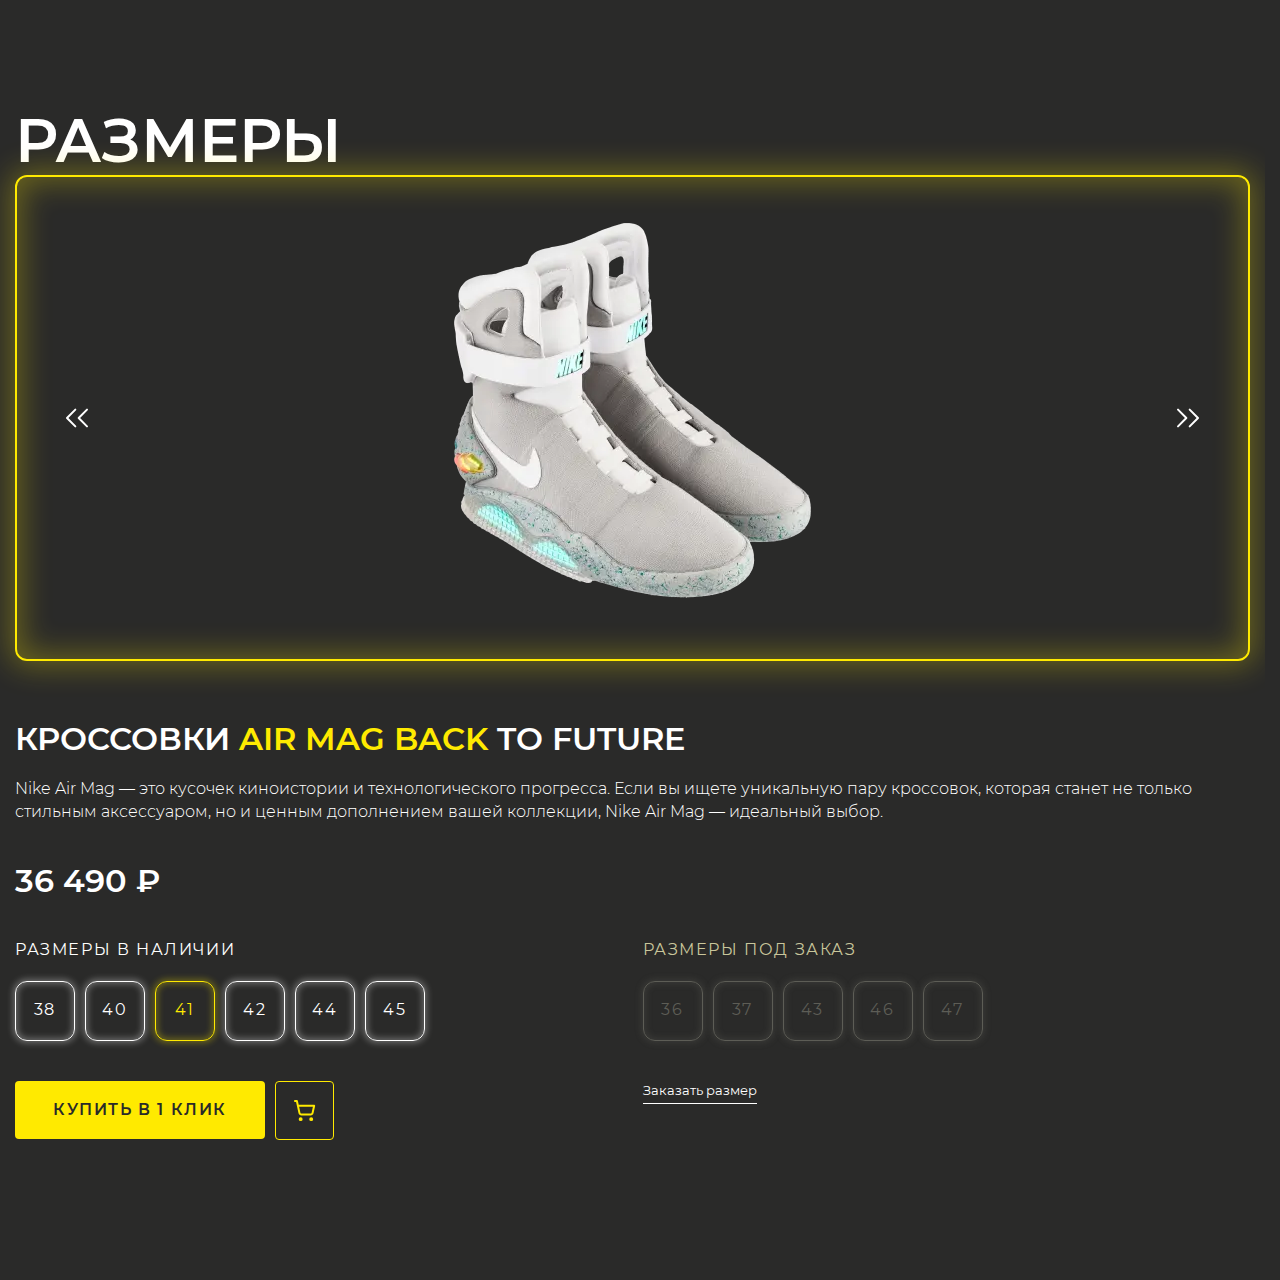
<file: nike/index.html>
<!DOCTYPE html>
<html class="page" lang="ru">
  <head>
    <meta charset="UTF-8" />
    <meta name="viewport" content="width=device-width, initial-scale=1.0" />
    <link rel="stylesheet" href="./css/index.css" />
    <link
      rel="stylesheet"
      href="https://cdn.jsdelivr.net/npm/swiper@11/swiper-bundle.min.css"
    />
    <link
      rel="shortcut icon"
      href="./icons/nike-favicon-48x48.ico"
      type="image/x-icon"
    />
    <script
      src="https://cdn.jsdelivr.net/npm/swiper@11/swiper-bundle.min.js"
      defer
    ></script>
    <script src="./js/index.js" type="module"></script>
    <title>Nike Air Mag</title>
  </head>
  <body class="page__body">
    <header class="header">
      <div class="container header__container">
        <a class="logo header__logo" href="#">
          <img
            class="logo__img"
            src="./icons/logo-icon.svg"
            width="50"
            height="20"
            alt="Логотип Nike"
          />
        </a>
        <nav
          class="menu header__menu"
          id="header__menu"
          aria-label="Главное меню"
        >
          <ul class="menu__list">
            <li class="menu__item">
              <a class="menu__link" href="#air-mag" lang="en">Air Mag</a>
            </li>
            <li class="menu__item">
              <a class="menu__link" href="#sizes">Размеры</a>
            </li>
            <li class="menu__item">
              <a class="menu__link" href="#characteristics">Характеристики</a>
            </li>
            <li class="menu__item">
              <a class="menu__link" href="#top-models">Другие ТОП модели</a>
            </li>
          </ul>
        </nav>
        <div class="header__controls">
          <a class="header__order" href="#">Сделать заказ</a>
          <div class="header__actions">
            <button
              class="header__actions-button"
              title="Поиск"
              aria-label="Поиск"
            >
              <svg width="24" height="24">
                <use
                  class="header__actions-icon"
                  href="./icons/sprite.svg#search"
                ></use>
              </svg>
            </button>
            <button
              class="header__actions-button"
              title="Корзина"
              aria-label="Корзина"
            >
              <svg width="24" height="24">
                <use
                  class="header__actions-icon"
                  href="./icons/sprite.svg#cart"
                ></use>
              </svg>
            </button>
            <button
              class="header__burger burger"
              aria-label="Открыть меню"
              aria-expanded="false"
              aria-controls="header__menu"
            >
              <svg width="24" height="24">
                <use
                  class="burger__icon-menu"
                  href="./icons/sprite.svg#menu-burger"
                ></use>
                <use
                  class="burger__icon-cross"
                  href="./icons/sprite.svg#menu-cross"
                ></use>
              </svg>
            </button>
          </div>
        </div>
      </div>
    </header>
    <main class="main">
      <section class="hero">
        <div class="container hero__container">
          <header class="hero__header">
            <ul class="hero__benefits-list">
              <li class="hero__benefits-item">стиль</li>
              <li class="hero__benefits-item">скорость</li>
            </ul>
            <h1 class="hero__title">
              Nike <span class="hero__title-accent">air</span> mag
            </h1>
          </header>
          <picture>
            <source srcset="./images/nike-air-mag-1.webp" type="image/webp" />
            <img
              class="hero__img"
              src="./images/nike-air-mag-1.png"
              width="846"
              height="713"
              alt="Кроссовок Nike Air Mag с желтым кольцом под подошвой"
            />
          </picture>
          <footer class="hero__footer">
            <a class="hero__details" href="#">
              Подробнее
              <svg width="24" height="24">
                <use
                  class="hero__details-icon"
                  href="./icons/main-sprite.svg#arrow-right"
                ></use>
              </svg>
            </a>
          </footer>
        </div>
      </section>
      <section id="air-mag" class="air-mag">
        <div class="container">
          <h2 class="air-mag__title title-md">Air Mag</h2>
          <p class="air-mag__description text-regular">
            Это не просто кроссовки — это шаг в будущее. С уникальным дизайном и
            передовыми технологиями, эти кроссовки вдохновлены легендарной
            киноделией и готовы сопровождать вас в любых приключениях.
          </p>
          <div class="air-mag__info-wrapper">
            <picture>
              <source srcset="./images/nike-air-mag-2.webp" type="image/webp" />
              <img
                class="air-mag__img"
                src="./images/nike-air-mag-2.png"
                width="911"
                height="635"
                loading="lazy"
                alt="Кроссовки Nike Air Mag с желтым кольцом вокруг"
              />
            </picture>
            <ul class="air-mag__info-list text-light">
              <li class="air-mag__info-item">
                инновационная технология амортизации, которая обеспечивает
                непревзойденную поддержу суставов
              </li>
              <li class="air-mag__info-item">
                высококачественные синтетические материалы для долговечности
                и комфорта
              </li>
            </ul>
          </div>
        </div>
      </section>
      <section id="sizes" class="sizes section">
        <div class="container">
          <h2 class="sizes__title title-md section__title">Размеры</h2>
          <section class="product">
            <div class="product__slider-wrapper">
              <button
                class="product__slider-button product__slider-button--prev"
                aria-label="Предыдущий слайд"
              >
                <svg width="40" height="40">
                  <use
                    class="product__slider-button-icon"
                    href="./icons/main-sprite.svg#double-arrow"
                  ></use>
                </svg>
              </button>
              <div class="swiper product__slider">
                <div class="swiper-wrapper">
                  <div class="swiper-slide">
                    <div class="product__slide-inner">
                      <picture>
                        <source
                          srcset="
                            ./images/product-slides/nike-air-mag-slide-1.webp
                          "
                        />
                        <img
                          src="./images/product-slides/nike-air-mag-slide-1.png"
                          class="product__slide-img"
                          width="357"
                          height="375"
                          alt="Кроссовки Nike Air Mag, вид спереди"
                        />
                      </picture>
                    </div>
                  </div>
                  <div class="swiper-slide">
                    <div class="product__slide-inner">
                      <picture>
                        <source
                          srcset="
                            ./images/product-slides/nike-air-mag-slide-2.webp
                          "
                        />
                        <img
                          src="./images/product-slides/nike-air-mag-slide-2.png"
                          class="product__slide-img"
                          width="408"
                          height="375"
                          alt="Кроссовки Nike Air Mag, вид сзади"
                        />
                      </picture>
                    </div>
                  </div>
                  <div class="swiper-slide">
                    <div class="product__slide-inner">
                      <picture>
                        <source
                          srcset="
                            ./images/product-slides/nike-air-mag-slide-3.webp
                          "
                        />
                        <img
                          src="./images/product-slides/nike-air-mag-slide-3.png"
                          class="product__slide-img"
                          width="442"
                          height="375"
                          alt="Кроссовки Nike Air Mag, вид сбоку"
                        />
                      </picture>
                    </div>
                  </div>
                </div>
              </div>
              <button
                class="product__slider-button product__slider-button--next"
                aria-label="Следующий слайд"
              >
                <svg width="40" height="40">
                  <use
                    class="product__slider-button-icon"
                    href="./icons/main-sprite.svg#double-arrow"
                  ></use>
                </svg>
              </button>
            </div>
            <h3 class="product__title title-sm">
              Кроссовки
              <strong class="product__title-accent">Air Mag Back</strong> To
              Future
            </h3>
            <p class="product__description text-light">
              Nike Air Mag — это кусочек киноистории и технологического
              прогресса. Если вы ищете уникальную пару кроссовок, которая станет
              не только стильным аксессуаром, но и ценным дополнением вашей
              коллекции, Nike Air Mag — идеальный выбор.
            </p>
            <p class="product__price title-sm">36 490 ₽</p>
            <div class="product__sizes-wrapper">
              <section class="product__sizes">
                <h4 class="product__sizes-title product__sizes-title--in-stock">
                  Размеры в наличии
                </h4>
                <div class="product__sizes-list" data-sizes="list">
                  <button
                    class="product__sizes-button"
                    aria-label="Выбрать размер"
                    title="Выбрать размер"
                    data-sizes="button"
                  >
                    38
                  </button>
                  <button
                    class="product__sizes-button"
                    aria-label="Выбрать размер"
                    title="Выбрать размер"
                    data-sizes="button"
                  >
                    40
                  </button>
                  <button
                    class="product__sizes-button product__sizes-button--active"
                    aria-label="Выбрать размер"
                    title="Выбрать размер"
                    data-sizes="button"
                  >
                    41
                  </button>
                  <button
                    class="product__sizes-button"
                    aria-label="Выбрать размер"
                    title="Выбрать размер"
                    data-sizes="button"
                  >
                    42
                  </button>
                  <button
                    class="product__sizes-button"
                    aria-label="Выбрать размер"
                    title="Выбрать размер"
                    data-sizes="button"
                  >
                    44
                  </button>
                  <button
                    class="product__sizes-button"
                    aria-label="Выбрать размер"
                    title="Выбрать размер"
                    data-sizes="button"
                  >
                    45
                  </button>
                </div>
                <div class="product__buy-wrapper">
                  <button class="product__buy-button">Купить в 1 клик</button>
                  <button
                    class="product__cart-button"
                    aria-label="Добавить в корзину"
                    title="Добавить в корзину"
                  >
                    <img
                      src="./icons/cart-icon.svg"
                      width="23"
                      height="23"
                      loading="lazy"
                      alt="Корзина"
                    />
                  </button>
                </div>
              </section>
              <section class="product__sizes">
                <h4 class="product__sizes-title product__sizes-title--to-order">
                  Размеры под заказ
                </h4>
                <div class="product__sizes-list">
                  <button class="product__sizes-button" disabled>36</button>
                  <button class="product__sizes-button" disabled>37</button>
                  <button class="product__sizes-button" disabled>43</button>
                  <button class="product__sizes-button" disabled>46</button>
                  <button class="product__sizes-button" disabled>47</button>
                </div>
                <a href="#" class="product__sizes-order-link">
                  Заказать размер
                </a>
              </section>
            </div>
          </section>
        </div>
      </section>
    </main>
  </body>
</html>
</file>
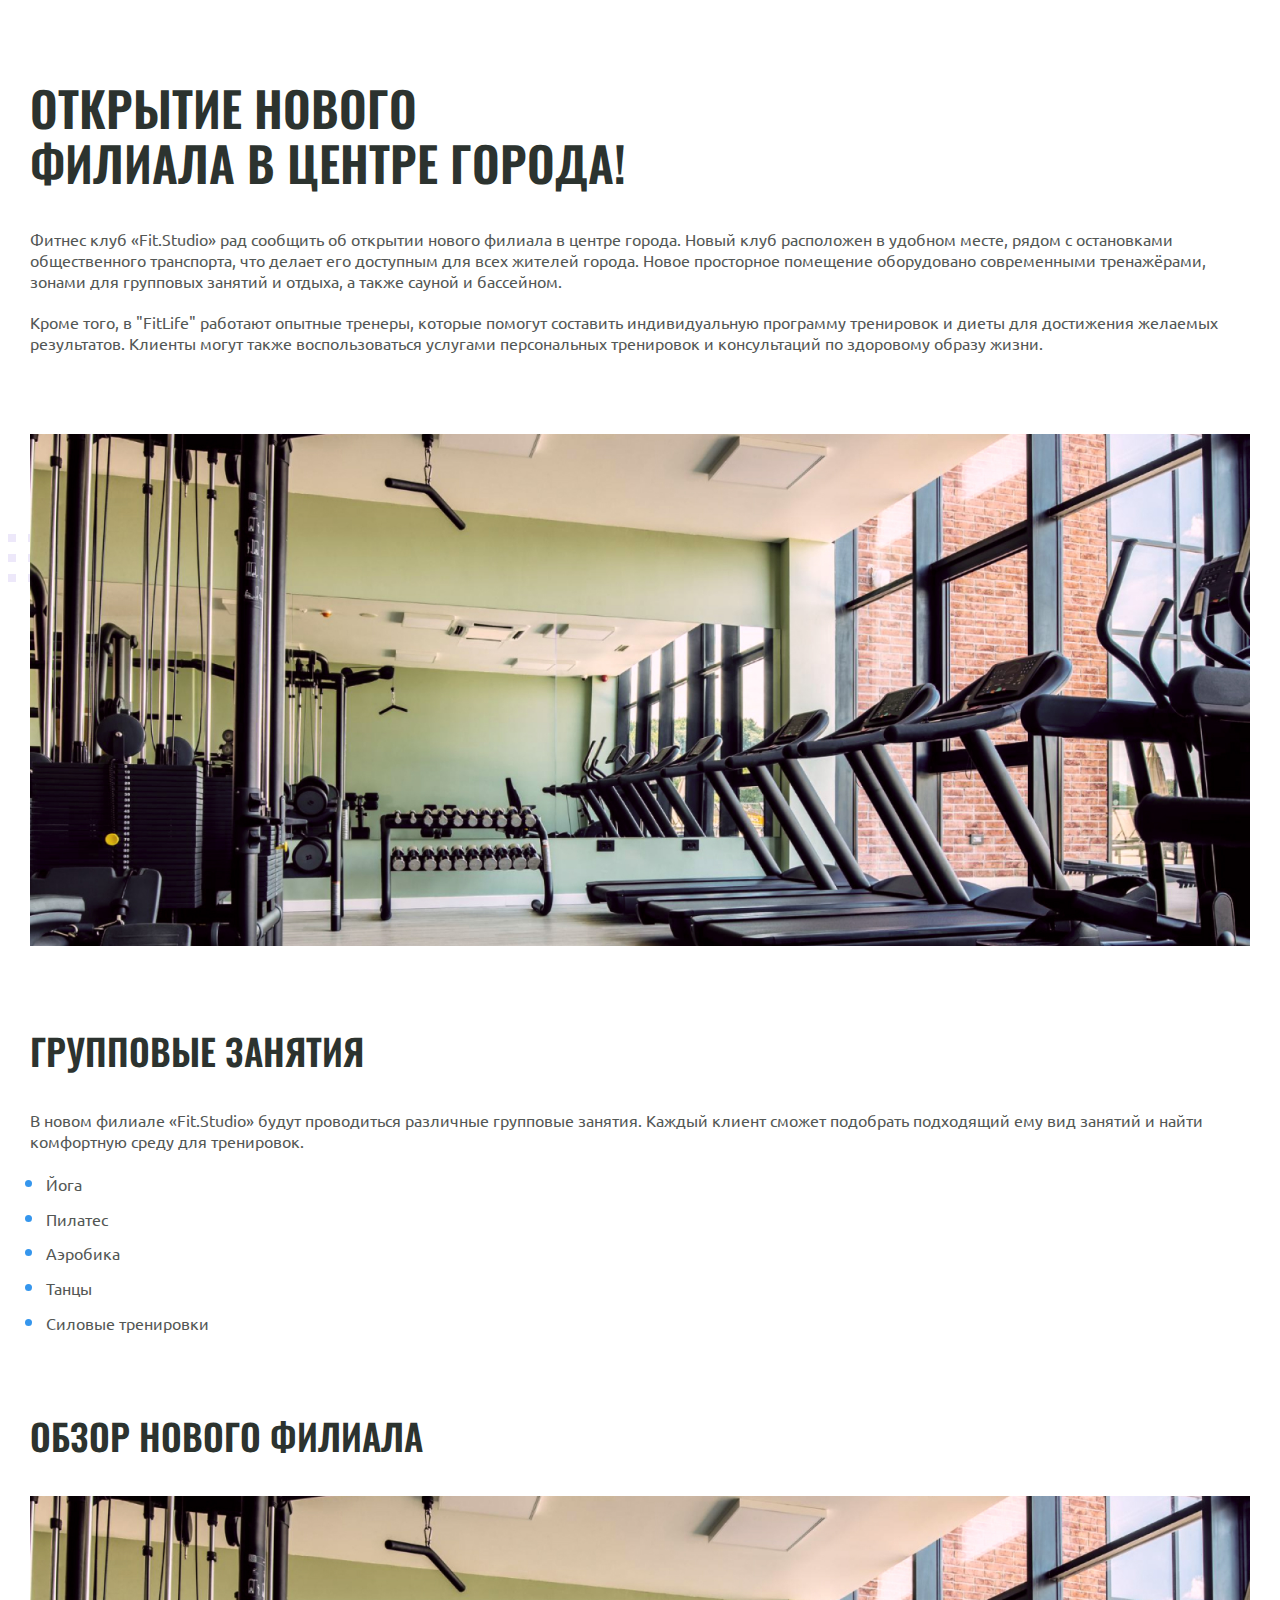
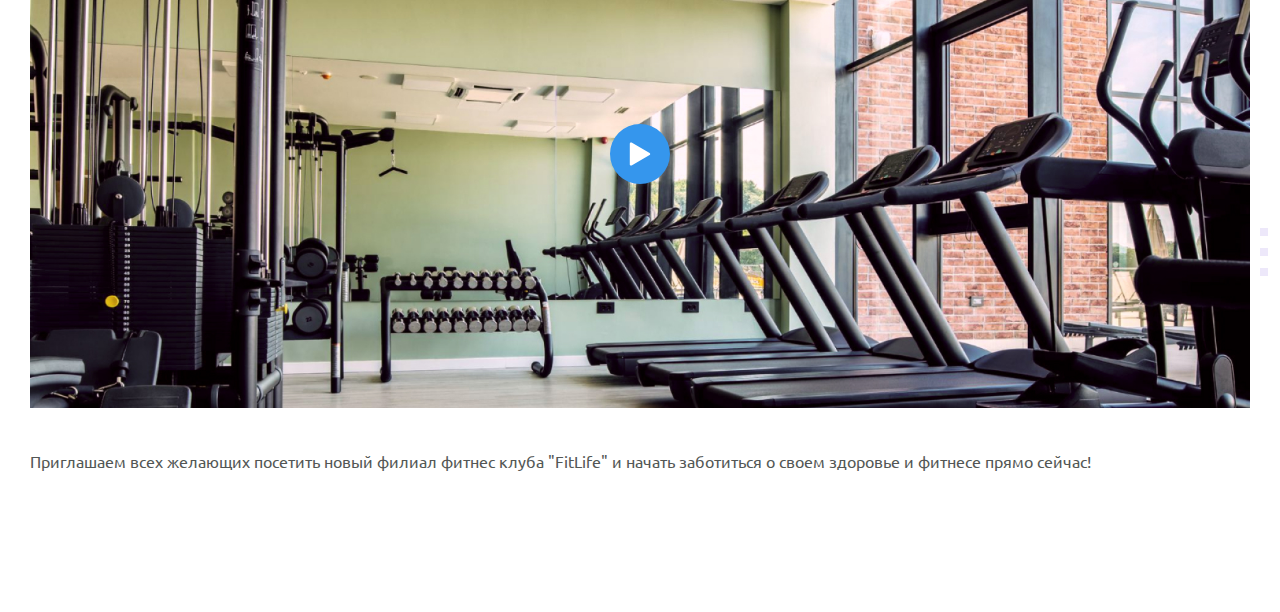
<file: fit-studio/article.html>
<!DOCTYPE html>
<html lang="ru">
  <head>
    <meta charset="UTF-8" />
    <meta name="viewport" content="width=device-width, initial-scale=1.0" />
    <title>Fit Studio - Открытие нового филиала!</title>
    <link rel="stylesheet" href="./css/normalize.css" />
    <link rel="stylesheet" href="./css/fonts.css" />
    <link rel="stylesheet" href="./css/article.css" />
  </head>
  <body>
    <article class="article">
      <div class="container">
        <h1 class="article-title article-title-large">
          Открытие нового филиала в центре города!
        </h1>
        <p class="article-text">
          Фитнес клуб «Fit.Studio» рад сообщить об открытии нового филиала
          в центре города. Новый клуб расположен в удобном месте, рядом
          с остановками общественного транспорта, что делает его доступным
          для всех жителей города. Новое просторное помещение оборудовано
          современными тренажёрами, зонами для групповых занятий и отдыха,
          а также сауной и бассейном.
        </p>
        <p class="article-text article-mb-1">
          Кроме того, в "FitLife" работают опытные тренеры, которые помогут
          составить индивидуальную программу тренировок и диеты для достижения
          желаемых результатов. Клиенты могут также воспользоваться услугами
          персональных тренировок и консультаций по здоровому образу жизни.
        </p>
        <div class="article-decor-wrapper article-decor-wrapper-1 article-mb-1">
          <img
            class="article-img"
            src="./images/gym-img.jpg"
            width="1220"
            height="512"
            alt="Тренажерный зал"
          />
        </div>
        <h2 class="article-title article-title-medium">Групповые занятия</h2>
        <p class="article-text">
          В новом филиале «Fit.Studio» будут проводиться различные групповые
          занятия. Каждый клиент сможет подобрать подходящий ему вид занятий
          и найти комфортную среду для тренировок.
        </p>
        <ul class="article-list article-text article-mb-1">
          <li class="article-item">Йога</li>
          <li class="article-item">Пилатес</li>
          <li class="article-item">Аэробика</li>
          <li class="article-item">Танцы</li>
          <li class="article-item">Силовые тренировки</li>
        </ul>
        <h2 class="article-title article-title-medium">Обзор нового филиала</h2>
        <div class="article-decor-wrapper article-decor-wrapper-2 article-mb-2">
          <button class="article-play-button">
            <img
              src="./images/play-icon.svg"
              width="24"
              height="24"
              alt="Запустить"
            />
          </button>
          <img
            class="article-img"
            src="./images/gym-img.jpg"
            width="1220"
            height="512"
            alt="Тренажерный зал"
          />
        </div>
        <p class="article-text">
          Приглашаем всех желающих посетить новый филиал фитнес клуба "FitLife"
          и начать заботиться о своем здоровье и фитнесе прямо сейчас!
        </p>
      </div>
    </article>
  </body>
</html>
</file>
<file: src/style.css>
*{padding: 0;margin: 0;border: 0;}
*,*:before,*:after{-webkit-box-sizing: border-box;box-sizing: border-box;}
:focus,:active{outline: none;}
a:focus,a:active{outline: none;}
nav,footer,header,aside{display: block;}
html,body{
    height:100%;width:100%;
    font-size:100%;line-height:1;-ms-text-size-adjust:100%;-moz-text-size-adjust:100%;-webkit-text-size-adjust:100%;}
input,button,textarea{font-family:inherit;}
input::-ms-clear{display: none;}
button{cursor: pointer;}
button::-moz-focus-inner{padding:0;border:0;}
a,a:visited{text-decoration: none;}
a:hover{text-decoration: none;}
ul li{list-style: none;}
img{vertical-align: top;}
h1,h2,h3,h4,h5,h6{font-size:inherit;font-weight: inherit;}
a{color:inherit;}



body {
    font-family: "Montserrat",SansSerif;
    color: black;
}

body.overflow {
    overflow: hidden;
}



.layout {
    display: -webkit-box;
    display: -ms-flexbox;
    display: flex;
    min-height: 100vh;
}

.sidebar {
    padding: 40px 24px 40px 0;
    -ms-flex-negative: 0;
    flex-shrink: 0;
    background-color: white;
}



.content {
    -webkit-box-flex: 1;
    -ms-flex-positive: 1;
    flex-grow: 1;
    background-color: #F4F4F4;
}

.container {
    display: -webkit-box;
    display: -ms-flexbox;
    display: flex;
    -webkit-box-orient: vertical;
    -webkit-box-direction: normal;
    -ms-flex-direction: column;
    flex-direction: column;
    -webkit-box-pack: center;
    -ms-flex-pack: center;
    justify-content: center;
    -webkit-box-align: center;
    -ms-flex-align: center;
    align-items: center;
    padding: 150px 60px 80px 60px;
}


.logo {
    margin-left: 60px;
    margin-bottom: 60px;
}

.sidebar__user {
    background-color: #F4F4F4;
    padding: 20px 30px;
    margin-left: 60px;
    margin-bottom: 100px;
    border-radius: 8px;
    border: 1px solid #DADEC9;
}

.sidebar__name {
    color:#161814;
    font-size: 18px;
    font-weight: 500;
    margin-bottom: 6px;
}

.sidebar__text {
    color: #AFB1A7;
    font-size: 13px;
    font-weight: 400;
    line-height: 130%; /* 16.9px */
}

.sidebar__item {
    width: 372px;
}

.sidebar__button {
    display: -webkit-box;
    display: -ms-flexbox;
    display: flex;
    -webkit-box-align: center;
    -ms-flex-align: center;
    align-items: center;
    gap: 10px;
    padding: 20px 60px;
    margin-bottom: 12px;
    border-radius: 0px 100px 100px 0px;
    -webkit-transition: all .5s;
    -o-transition: all .5s;
    transition: all .5s;
    cursor: pointer;
    width: 90%;
    color:#161814;
    font-size: 16px;
    font-weight: 500;
}

.sidebar__button.active , .sidebar__button:hover {
    width: 100%;
    background-color: #DAF765;
}


.content__title {
    color: #161814;
    font-size: 48px;
    font-weight: 700;
    margin-bottom: 40px;
}

.content__list {
    display: -webkit-box;
    display: -ms-flexbox;
    display: flex;
    -webkit-box-align: center;
    -ms-flex-align: center;
    align-items: center;
    -ms-flex-wrap: wrap;
    flex-wrap: wrap;
    gap: 20px;
}



.content__list-item  {
    cursor: pointer;
    padding: 12px 18px;
    background-color: #fff;
    border-radius: 10px;
    border: 1px solid #DADEC9;
    -webkit-transition: all .3s;
    -o-transition: all .3s;
    transition: all .3s;
}

.content__list-item:hover,.content__list-diplom:hover {
    background-color: #AFB1A7;
}

li a {
    padding: 12px 18px;

}


.content__list-diplom {
    -webkit-transition: all .3s;
    -o-transition: all .3s;
    transition: all .3s;
    display: inline-block;
    padding: 12px 18px;
    background-color: #fff;
    border-radius: 10px;
    border: 1px solid #DADEC9;
}

.content__decor {
    display: -webkit-box;
    display: -ms-flexbox;
    display: flex;
    -webkit-box-align: center;
    -ms-flex-align: center;
    align-items: center;
}

.content__decor-text {
    color:#BEDD44;
    font-size: 36px;
    font-weight: 700;
    line-height: 110%; /* 39.6px */
}

.content__block {
    max-width: 1200px;
}

.content__block.hidden {
    display: none;
}

.content__decor-img img{
    width: 100%;
}

.burger {
    display: none;
    padding: 5px;
    position: fixed;
    top: 3%;
    right: 7%;
    width: 40px;
    height: 40px;
    background-color: #161814;
    border-radius: 50%;
    z-index: 10;
    border: 1px solid #DAF765;
}

@media (max-width: 768px) {
    .burger {
        display: block;
    }

    .sidebar {
        -webkit-transition: all .3s;
        -o-transition: all .3s;
        transition: all .3s;
        -webkit-transform: translateX(-100%);
        -ms-transform: translateX(-100%);
        transform: translateX(-100%);
        position: fixed;
        top: 0;
        left: 0;
        bottom: 0;
        z-index: 5;
    }

    .sidebar.show {
        -webkit-transform: translateX(0%);
        -ms-transform: translateX(0%);
        transform: translateX(0%);
    }

    .overlay {
        opacity: 0;
        pointer-events: none;
        -webkit-transition: all .3s;
        -o-transition: all .3s;
        transition: all .3s;
        position: absolute;
        top: 0;
        right: 0;
        left: 0;
        bottom: 0;
        z-index: 3;
        background-color: #000000e0;
    }

    .overlay.show {
        opacity: 1;
        pointer-events: all;
    }

    .container {
        padding: 40px 20px;
        min-height: 100%;
    }

    .content__decor {
        margin-top: 20px;
        -webkit-box-orient: vertical;
        -webkit-box-direction: normal;
        -ms-flex-direction: column;
        flex-direction: column;
    }
}

@media (max-width: 400px) {
    .sidebar__user {
        margin-left: 0;
    }
}
</file>
<file: fit-studio/css/fonts.css>
@font-face {
  font-family: "Ubuntu";
  src: local("Ubuntu"), url("../fonts/UbuntuLight.woff2") format("woff2");
  font-weight: 300;
  font-style: normal;
  font-display: swap;
}

@font-face {
  font-family: "Ubuntu";
  src: local("Ubuntu"), url("../fonts/UbuntuRegular.woff2") format("woff2");
  font-weight: 400;
  font-style: normal;
  font-display: swap;
}

@font-face {
  font-family: "Ubuntu";
  src: local("Ubuntu"), url("../fonts/UbuntuMedium.woff2") format("woff2");
  font-weight: 500;
  font-style: normal;
  font-display: swap;
}

@font-face {
  font-family: "Oswald";
  src: local("Oswald"), url("../fonts/OswaldMedium.woff2") format("woff2");
  font-weight: 500;
  font-style: normal;
  font-display: swap;
}

@font-face {
  font-family: "Oswald";
  src: local("Oswald"), url("../fonts/OswaldSemiBold.woff2") format("woff2");
  font-weight: 600;
  font-style: normal;
  font-display: swap;
}
</file>
<file: fit-studio/css/globals.css>
html {
  font-family: Ubuntu, sans-serif;
  font-weight: 400;
}

*,
*::before,
*::after {
  -webkit-box-sizing: border-box;
  box-sizing: border-box;
}

body {
  display: -webkit-box;
  display: -ms-flexbox;
  display: flex;
  -webkit-box-orient: vertical;
  -webkit-box-direction: normal;
  -ms-flex-direction: column;
  flex-direction: column;
  min-width: 375px;
  min-height: 100vh;
}

h1,
h2,
h3,
h4,
h5,
h6,
p {
  margin: 0;
}

a {
  text-decoration: none;
}

img {
  max-width: 100%;
  height: auto;
  -o-object-fit: cover;
  object-fit: cover;
}

a,
button {
  outline: none;
}

.container {
  max-width: 1250px;
  margin: 0 auto;
  padding: 0 15px;
}

.text {
  font-weight: 400;
  font-size: 16px;
  line-height: 130%;
  color: #535755;
}

.button {
  display: inline-block;
  padding: 19px 32px;
  font-weight: 500;
  font-size: 15px;
  line-height: 130%;
  letter-spacing: 0.02em;
  text-transform: uppercase;
  text-align: center;
  color: #fff;
  background-color: #3596ed;
  -webkit-transition: opacity 0.2s, background-color 0.2s;
  -o-transition: opacity 0.2s, background-color 0.2s;
  transition: opacity 0.2s, background-color 0.2s;
}

.button:hover {
  opacity: 0.85;
}

.button:not(:disabled):active {
  background-color: #2d82cd;
}

button.button:disabled {
  opacity: 0.65;
  cursor: default;
}

.section {
  margin-bottom: 140px;
}

.title__large {
  max-width: 596px;
  margin-bottom: 40px;
  font-family: Oswald, sans-serif;
  font-weight: 600;
  font-size: 48px;
  line-height: 115%;
  text-transform: uppercase;
  color: #2c332f;
}

.title__medium {
  font-family: Oswald, sans-serif;
  font-weight: 500;
  font-size: 24px;
  line-height: 115%;
  text-transform: uppercase;
  color: #2c332f;
}

.text__sub {
  font-weight: 300;
  font-size: 14px;
  letter-spacing: 0.04em;
  text-transform: uppercase;
  color: #858e8a;
}

.decor::before {
  content: "";
  position: absolute;
  z-index: -1;
  width: calc(50% - 250px);
  height: 48px;
  background: url("../images/decor-icon.svg") repeat-x;
}

a:focus-visible,
button:focus-visible,
summary:focus-visible {
  outline: 2px solid #3596ed;
  outline-offset: 1px;
}

@media (width <= 992px) {
  .container {
    max-width: 768px;
  }
}

@media (width <= 768px) {
  .container {
    max-width: 576px;
  }

  .title__large {
    font-size: 40px;
    margin-bottom: 30px;
  }

  .home-page .title__large {
    max-width: inherit;
    text-align: center;
  }

  .title__medium {
    font-size: 22px;
  }
}

@media (width <= 576px) {
  .section {
    margin-bottom: 80px;
  }

  .title__large {
    font-size: 32px;
  }

  .title__medium {
    font-size: 18px;
  }
}
</file>
<file: fit-studio/css/header.css>
.header__inner {
  display: flex;
  justify-content: space-between;
  align-items: center;
  gap: 10px;
  padding-top: 30px;
  padding-bottom: 30px;
  border-bottom: 1px solid #d3cbd9;
}

.phone {
  text-align: right;
}

.header__phone-text {
  margin-bottom: 8px;
}

.header__phone-link {
  font-weight: 500;
  font-size: 18px;
  color: #2c332f;
  transition: color 0.2s;
}

.header__phone-link:hover {
  color: #3596ed;
}
</file>
<file: fit-studio/css/index.css>
.hero {
  position: relative;
  padding-top: 80px;
}

.hero::before {
  bottom: 106px;
  width: 100%;
}

.hero__container {
  display: -webkit-box;
  display: -ms-flexbox;
  display: flex;
  gap: 28px;
}

.hero h1 {
  margin-bottom: 40px;
  font-family: Oswald, sans-serif;
  font-weight: 600;
  font-size: 62px;
  line-height: 115%;
  text-transform: uppercase;
  color: #2c332f;
}

.hero h1 strong {
  font-weight: 600;
  color: #3596ed;
}

.hero__info {
  max-width: 492px;
}

.hero__info .text {
  max-width: 440px;
  margin-bottom: 140px;
}

.hero__images {
  position: relative;
  display: -webkit-box;
  display: -ms-flexbox;
  display: flex;
}

.hero__choose {
  position: absolute;
  top: 40px;
  left: 50%;
  -webkit-transform: translateX(-50%);
  -ms-transform: translateX(-50%);
  transform: translateX(-50%);
  max-width: 161px;
  padding: 22px;
  background: rgb(255 255 255 / 0.9);
  border: 1px solid #535755;
  text-align: center;
}

.news__container {
  display: -webkit-box;
  display: -ms-flexbox;
  display: flex;
  gap: 28px;
}

.news__article {
  display: -webkit-box;
  display: -ms-flexbox;
  display: flex;
  -webkit-box-orient: vertical;
  -webkit-box-direction: normal;
  -ms-flex-direction: column;
  flex-direction: column;
  max-width: 284px;
  -webkit-box-flex: 1;
  -ms-flex: 1 1 25%;
  flex: 1 1 25%;
  background-color: #fff;
  border: 1px solid #d3cbd9;
  overflow: hidden;
}

.news__article img {
  display: block;
}

.news__info {
  padding: 20px 20px 0;
  margin-bottom: 12px;
}

.news__date {
  display: inline-block;
  margin-bottom: 8px;
}

.news__article footer {
  padding: 0 20px 20px;
  margin-top: auto;
}

.news__link {
  display: -webkit-inline-box;
  display: -ms-inline-flexbox;
  display: inline-flex;
  -webkit-box-align: center;
  -ms-flex-align: center;
  align-items: center;
  gap: 8px;
  font-weight: 400;
  font-size: 16px;
  line-height: 130%;
  color: #3596ed;
}

.news__link::after {
  content: "";
  display: inline-block;
  width: 22px;
  height: 9px;
  background-image: url("../images/arrow-right-icon.svg");
  -webkit-transition: -webkit-transform 0.2s;
  transition: -webkit-transform 0.2s;
  -o-transition: transform 0.2s;
  transition: transform 0.2s;
  transition: transform 0.2s, -webkit-transform 0.2s;
}

.news__link:hover::after {
  -webkit-transform: translateX(5px);
  -ms-transform: translateX(5px);
  transform: translateX(5px);
}

.faq {
  position: relative;
}

.faq::before {
  top: 215px;
}

.faq__container {
  display: -webkit-box;
  display: -ms-flexbox;
  display: flex;
  -webkit-box-align: start;
  -ms-flex-align: start;
  align-items: flex-start;
  gap: 28px;
}

details {
  margin-bottom: 20px;
  border-block: 1px solid #d3cbd9;
}

details:last-child {
  margin-bottom: 0;
}

details[open] summary::after {
  -webkit-transform: rotate(180deg);
  -ms-transform: rotate(180deg);
  transform: rotate(180deg);
}

summary {
  display: -webkit-box;
  display: -ms-flexbox;
  display: flex;
  -webkit-box-align: center;
  -ms-flex-align: center;
  align-items: center;
  -webkit-box-pack: justify;
  -ms-flex-pack: justify;
  justify-content: space-between;
  gap: 10px;
  list-style: none;
  padding: 20px;
  cursor: pointer;
}

summary::after {
  content: "";
  display: inline-block;
  -ms-flex-negative: 0;
  flex-shrink: 0;
  width: 17px;
  height: 22px;
  background: url("../images/arrow-down-icon.svg") no-repeat center / cover;
}

summary::-webkit-details-marker {
  display: none;
}

details > p {
  padding: 0 20px 20px;
}

@media (width <= 1440px) {
  .hero__images img {
    width: 50%;
  }
}

@media (width <= 992px) {
  .hero::after {
    display: none;
  }

  .hero__container {
    -webkit-box-orient: vertical;
    -webkit-box-direction: normal;
    -ms-flex-direction: column;
    flex-direction: column;
    -webkit-box-align: center;
    -ms-flex-align: center;
    align-items: center;
  }

  .hero__info {
    text-align: center;
  }

  .hero h1 {
    margin-bottom: 30px;
    font-size: 52px;
  }

  .hero__info .text {
    max-width: inherit;
    margin-bottom: 30px;
  }

  .news__container {
    -ms-flex-wrap: wrap;
    flex-wrap: wrap;
    -webkit-box-pack: center;
    -ms-flex-pack: center;
    justify-content: center;
    gap: 20px;
  }

  .news__article {
    -ms-flex-preferred-size: 50%;
    flex-basis: 50%;
    max-width: 350px;
  }

  .news__article img {
    width: 100%;
  }

  .faq::before {
    display: none;
  }

  .faq__container {
    -webkit-box-orient: vertical;
    -webkit-box-direction: reverse;
    -ms-flex-direction: column-reverse;
    flex-direction: column-reverse;
    -webkit-box-align: center;
    -ms-flex-align: center;
    align-items: center;
  }
}

@media (width <= 768px) {
  .hero__title {
    font-size: 50px;
  }

  .news__article {
    -ms-flex-preferred-size: 100%;
    flex-basis: 100%;
    max-width: 400px;
  }
}

@media (width <= 576px) {
  .hero {
    padding-top: 60px;
  }

  .hero__info {
    max-width: 410px;
  }

  .hero__title {
    font-size: 42px;
  }

  .hero__choose {
    max-width: 125px;
    padding: 10px;
    font-size: 14px;
  }
}
</file>
<file: fit-studio/css/footer.css>
.footer {
  padding: 60px 0 40px;
  margin-top: auto;
  background-image: -webkit-gradient(
    linear,
    left top,
    right top,
    from(rgba(73, 169, 255, 0.2)),
    to(rgba(252, 124, 217, 0.2))
  );
  background-image: -o-linear-gradient(
    left,
    rgba(73, 169, 255, 0.2) 0%,
    rgba(252, 124, 217, 0.2) 100%
  );
  background-image: linear-gradient(
    90deg,
    rgba(73, 169, 255, 0.2) 0%,
    rgba(252, 124, 217, 0.2) 100%
  );
  text-align: center;
}

.footer__top {
  padding-bottom: 40px;
  margin-bottom: 40px;
  border-bottom: 1px solid #d3cbd9;
}

.footer__logo {
  display: inline-block;
  margin-bottom: 40px;
}

.menu ul {
  display: -webkit-box;
  display: -ms-flexbox;
  display: flex;
  -webkit-box-pack: center;
  -ms-flex-pack: center;
  justify-content: center;
  -webkit-box-align: center;
  -ms-flex-align: center;
  align-items: center;
  gap: 60px;
  list-style: none;
  margin: 0;
  padding: 0;
}

.menu a {
  font-weight: 400;
  font-size: 16px;
  line-height: 130%;
  color: #535755;
  -webkit-transition: color 0.2s;
  -o-transition: color 0.2s;
  transition: color 0.2s;
}

.menu a:hover {
  color: #3596ed;
}

.copyright {
  font-weight: 400;
  font-size: 14px;
  letter-spacing: 0.04em;
  color: #858e8a;
}

@media (width <= 768px) {
  .menu ul {
    -webkit-box-orient: vertical;
    -webkit-box-direction: normal;
    -ms-flex-direction: column;
    flex-direction: column;
    gap: 25px;
  }
}

@media (width <= 576px) {
  .footer {
    padding-top: 40px;
  }
}
</file>
<file: form/css/style.css>
* {
  box-sizing: border-box;
}

body {
  display: flex;
  justify-content: center;
  align-items: center;
  font-family: sans-serif;
  min-height: 100vh;
}

.form {
  border: 1px solid #333;
  border-radius: 6px;
  max-width: 400px;
  width: 100%;
  padding: 30px;
}

.form-group {
  border: none;
  padding: 0;
}

.form-group-title {
  font-weight: 700;
  padding: 0;
  margin-bottom: 15px;
}

.label {
  display: inline-block;
  margin-bottom: 10px;
}

.textarea {
  max-height: 150px;
  min-height: 30px;
  resize: vertical;
}

.input,
.textarea {
  border: 1px solid #333;
  border-radius: 6px;
  width: 100%;
  padding: 5px 12px;
  margin-bottom: 20px;
  outline: none;
}

.input:disabled,
.textarea:disabled {
  opacity: 0.5;
}

.checkbox-label {
  padding-left: 22px;
}

.checkbox {
  position: absolute;
  appearance: none;
  outline: none;
}

.checkbox::after {
  content: "";
  position: absolute;
  width: 16px;
  height: 16px;
  margin-left: -22px;
  border: 1px solid #333;
  border-radius: 4px;
  cursor: pointer;
}

.checkbox:checked::after {
  background: url("../images/check-icon.svg") no-repeat center, #9e1fff;
}

.checkbox-text {
  font-size: 14px;
}

.button {
  border: none;
  border-radius: 6px;
  padding: 6px 18px;
  background-color: #9e1fff;
  color: #fff;
  cursor: pointer;
  transition: opacity 0.2s;
}

.button:hover {
  opacity: 0.85;
}

.button:not(:disabled):active {
  background-color: #8719db;
}

.button:disabled,
.checkbox:disabled::after {
  opacity: 0.5;
  cursor: not-allowed;
}

.input:focus-visible,
.textarea:focus-visible,
.checkbox:focus-visible::after,
.button:focus-visible {
  outline: 2px solid #9e1fff;
  outline-offset: 1px;
}
</file>
<file: grid/css/style.css>
* {
	box-sizing: border-box;
}

body {
	min-width: 375px;
	margin: 0;
}

.container {
	max-width: 1280px;
	padding: 0 15px;
	margin: 0 auto;
}

.wrapper {
	min-height: 100vh;
	display: grid;
	grid-template-columns: repeat(12, 1fr); 
}

.header {
	background-color: #f00;
	min-height: 100px;
	grid-column-start: 1;
	grid-column-end: -1;
}

.aside {
	background-color: #e2e20d;
	grid-column: 1 / 2 span;
}

.main {
	background-color: #31bb0a;
	padding-top: 30px;
	padding-bottom: 30px;
	grid-column: 3 / 12 span;
}

.main .container {
	display: grid;
	grid-template-columns: repeat(4, 1fr);
	gap: 15px;
}

.article {
	background-color: #de6e05;
	min-height: 200px;
}

.footer {
	background-color: #0b2fe2;
	min-height: 250px;
	grid-column-start: 1;
	grid-column-end: -1;
}

@media (width <= 1200px) {
.aside {
	grid-column: 1 / 3 span;
}

.main {
grid-column: 4 / 12 span;
}

.main .container {
	grid-template-columns: repeat(2, 1fr);
}
}

@media (width <= 768px) {
.aside {
	grid-template-columns: repeat(auto-fill);
	display: none;
}

.main {
	grid-column: 1 / 12 span;
}

.main .container {
	grid-template-columns: repeat(1, 1fr);
}
}
</file>
<file: html-35-homework-5/style.css>
table{
    border-spacing: 0;
    border-collapse: collapse;
}

td, 
th,
caption{
    border: 1px solid #000;
}
caption{
    border-bottom: 0px;
}
.weekend-header{
    color: red;
}

.weekend-day{
    color: red;
}
</file>
<file: html-41-homework-6/style.css>
body{
    font-family: sans-serif;
    padding:  20px;
    display: flex;
}

.whole-form{
    border: 1px solid;
    padding: 5px;
    border-radius: 8px;
}

.form-group{
    margin-bottom: 8px;
}

.form-group label{
    display: block;
    margin-bottom: 8px;
}

fieldset{
    border: none;
}

textarea{
    resize: vertical;
    max-height: 200px;
    min-height: 20px;
}
</file>
<file: html-55-homework-7/style.css>
html {
    font-family: sans-serif;
}

body * {
    box-sizing: border-box;
}

.container {
    max-width: 1320px;
    padding: 0 15px;
    margin: 0 auto;
}

.icon {
    display: inline-block;
    width: 50px;
    height: 50px;
    background-color: black;
    margin-top: 15px;
    margin-bottom: 15px;
}

ul {
    padding: 0;
    margin: 0;
    list-style: none;
    display: inline;
    display: flex;
}

a {
    color: black;
}

.link{
    margin-left: 15px;
    margin-top: 15px;
}

.numder {
    text-decoration: none;
}

.header-container {
    display: flex;
    justify-content: space-between;
    border-bottom: 2px solid #c0bfbf;
    text-align: center;
}
</file>
<file: fit-studio/css/article.css>
html {
  font-family: Ubuntu, sans-serif;
  font-weight: 400;
}

body * {
  box-sizing: border-box;
}

h1,
h2,
h3,
h4,
h5,
h6,
p {
  margin: 0;
}

.container {
  max-width: 1250px;
  margin: 0 auto;
  padding: 0 15px;
}

.article {
  padding-top: 80px;
  padding-bottom: 120px;
}

.article-title {
  max-width: 596px;
  margin-bottom: 40px;
  font-family: Oswald;
  font-weight: 600;
  line-height: 115%;
  text-transform: uppercase;
  color: #2c332f;
}

.article-title-large {
  font-size: 48px;
}

.article-title-medium {
  font-size: 36px;
}

.article-text {
  margin-bottom: 20px;
  font-weight: 400;
  font-size: 16px;
  line-height: 130%;
  color: #535755;
}

.article-mb-1 {
  margin-bottom: 80px;
}

.article-mb-2 {
  margin-bottom: 40px;
}

.article-decor-wrapper {
  position: relative;
}

.article-decor-wrapper::before {
  content: "";
  position: absolute;
  z-index: -1;
  background: url("../images/decor-icon.svg") no-repeat;
  width: 528px;
  height: 48px;
}

.article-decor-wrapper-1::before {
  top: 100px;
  left: -350px;
}

.article-decor-wrapper-2::before {
  right: -350px;
  bottom: 136px;
}

.article-img,
.article-video {
  width: 100%;
}

.article-list {
  margin-top: 0;
  padding-left: 16px;
}

.article-item {
  margin-bottom: 12px;
}

.article-item::marker {
  font-size: 22px;
  color: #3596ed;
}

.article-play-button {
  position: absolute;
  top: 50%;
  left: 50%;
  transform: translate(-50%, -50%);
  display: flex;
  align-items: center;
  justify-content: center;
  width: 60px;
  height: 60px;
  padding: 0;
  background-color: #3596ed;
  border: none;
  border-radius: 50%;
  cursor: pointer;
}
</file>
<file: nike/css/index.css>
/* base */
@import "./base/normalize.css";
@import "./base/fonts.css";
@import "./base/vars.css";
@import "./base/globals.css";

/* blocks */
@import "./blocks/header.css";
@import "./blocks/menu.css";
@import "./blocks/burger.css";
@import "./blocks/hero.css";
@import "./blocks/air-mag.css";
@import "./blocks/product.css";
@import "./blocks/characteristics.css";
@import "./blocks/top-models.css";
@import "./blocks/footer.css";
@import "./blocks/modal.css";
@import "./blocks/modal-buy.css";
</file>
